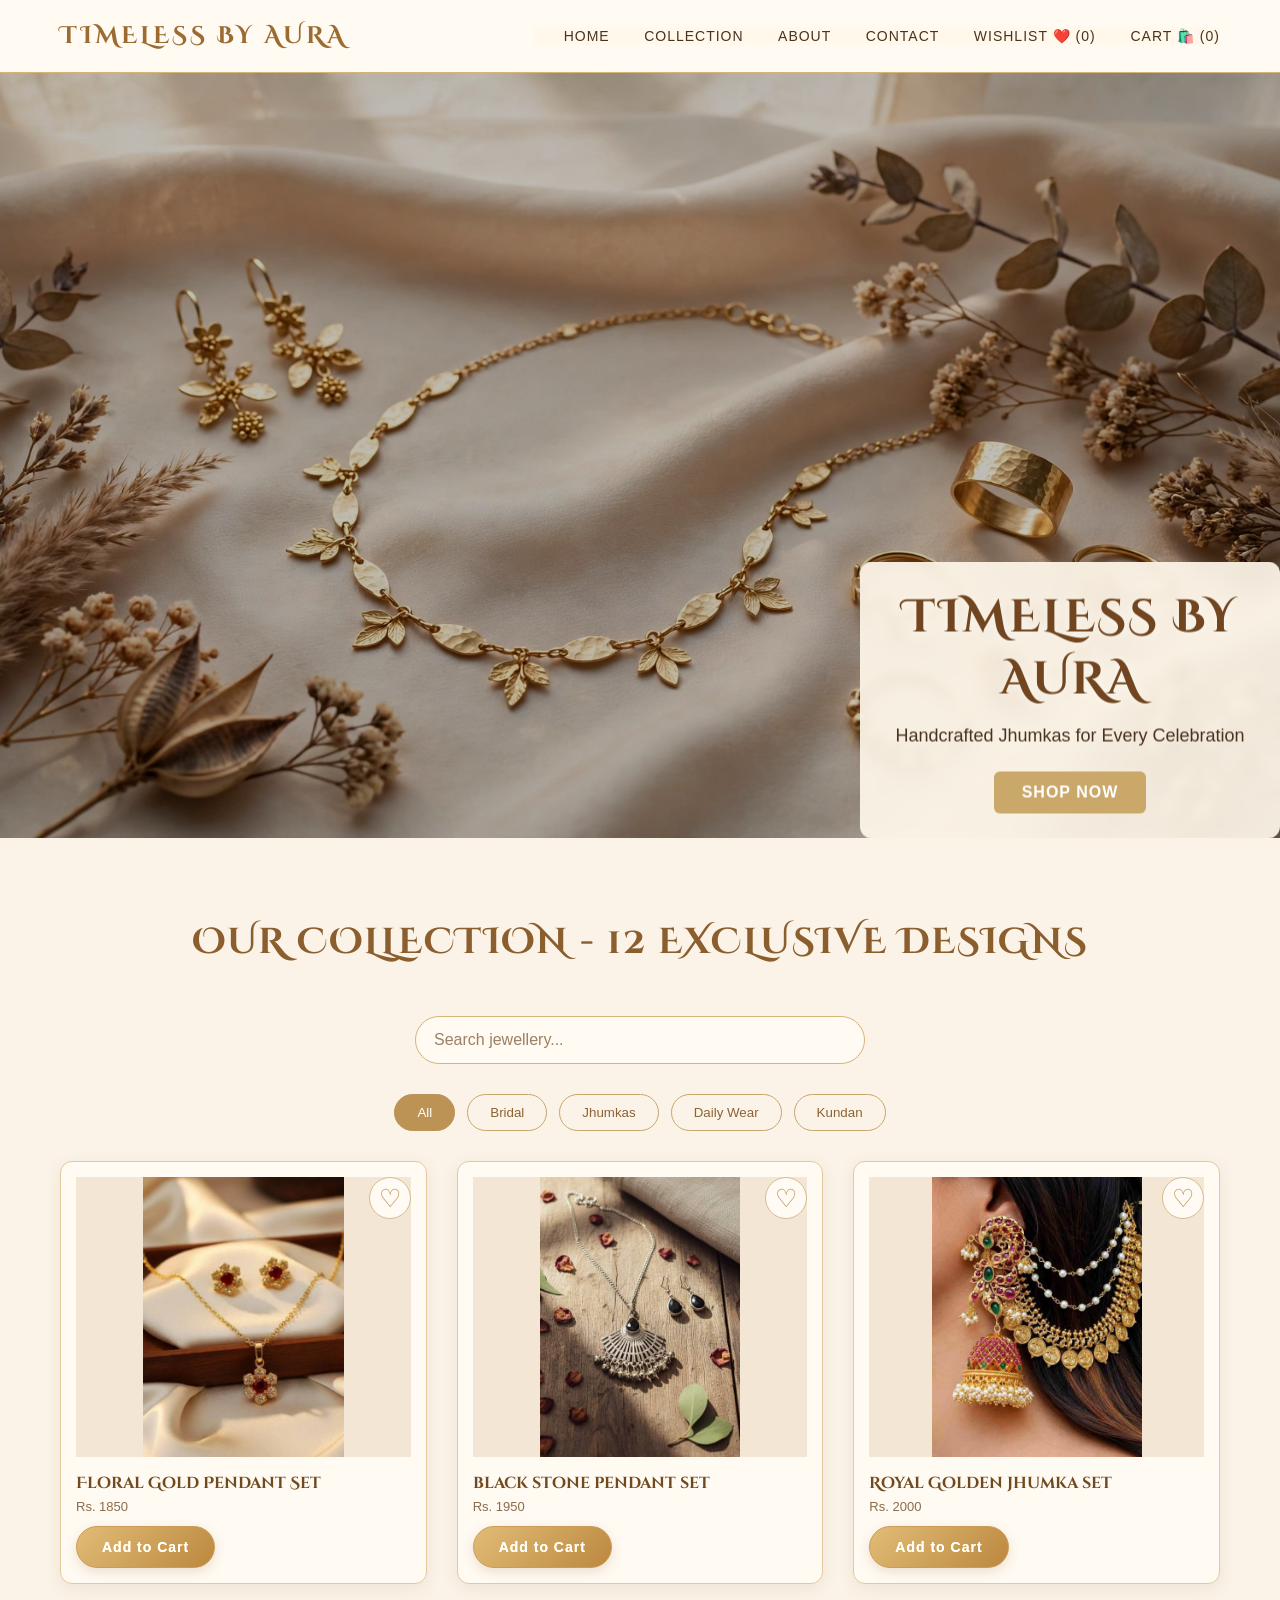
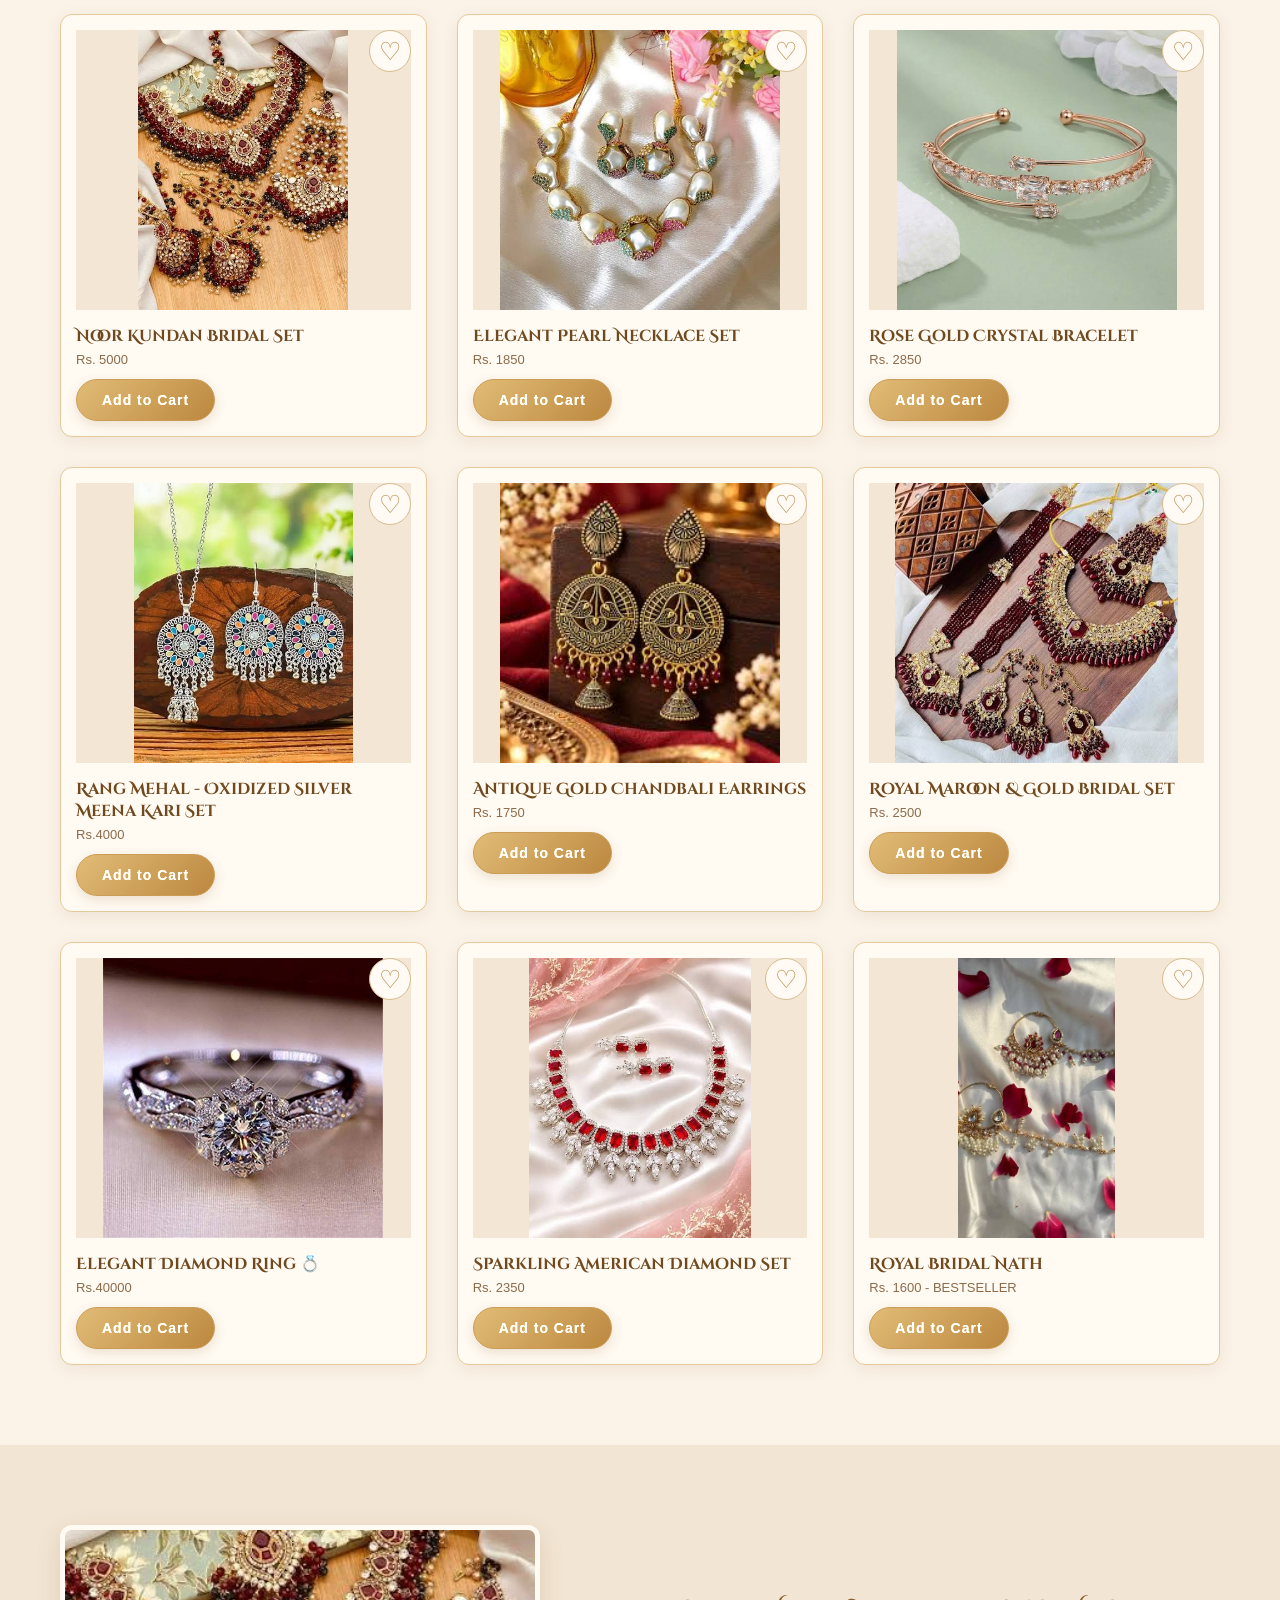
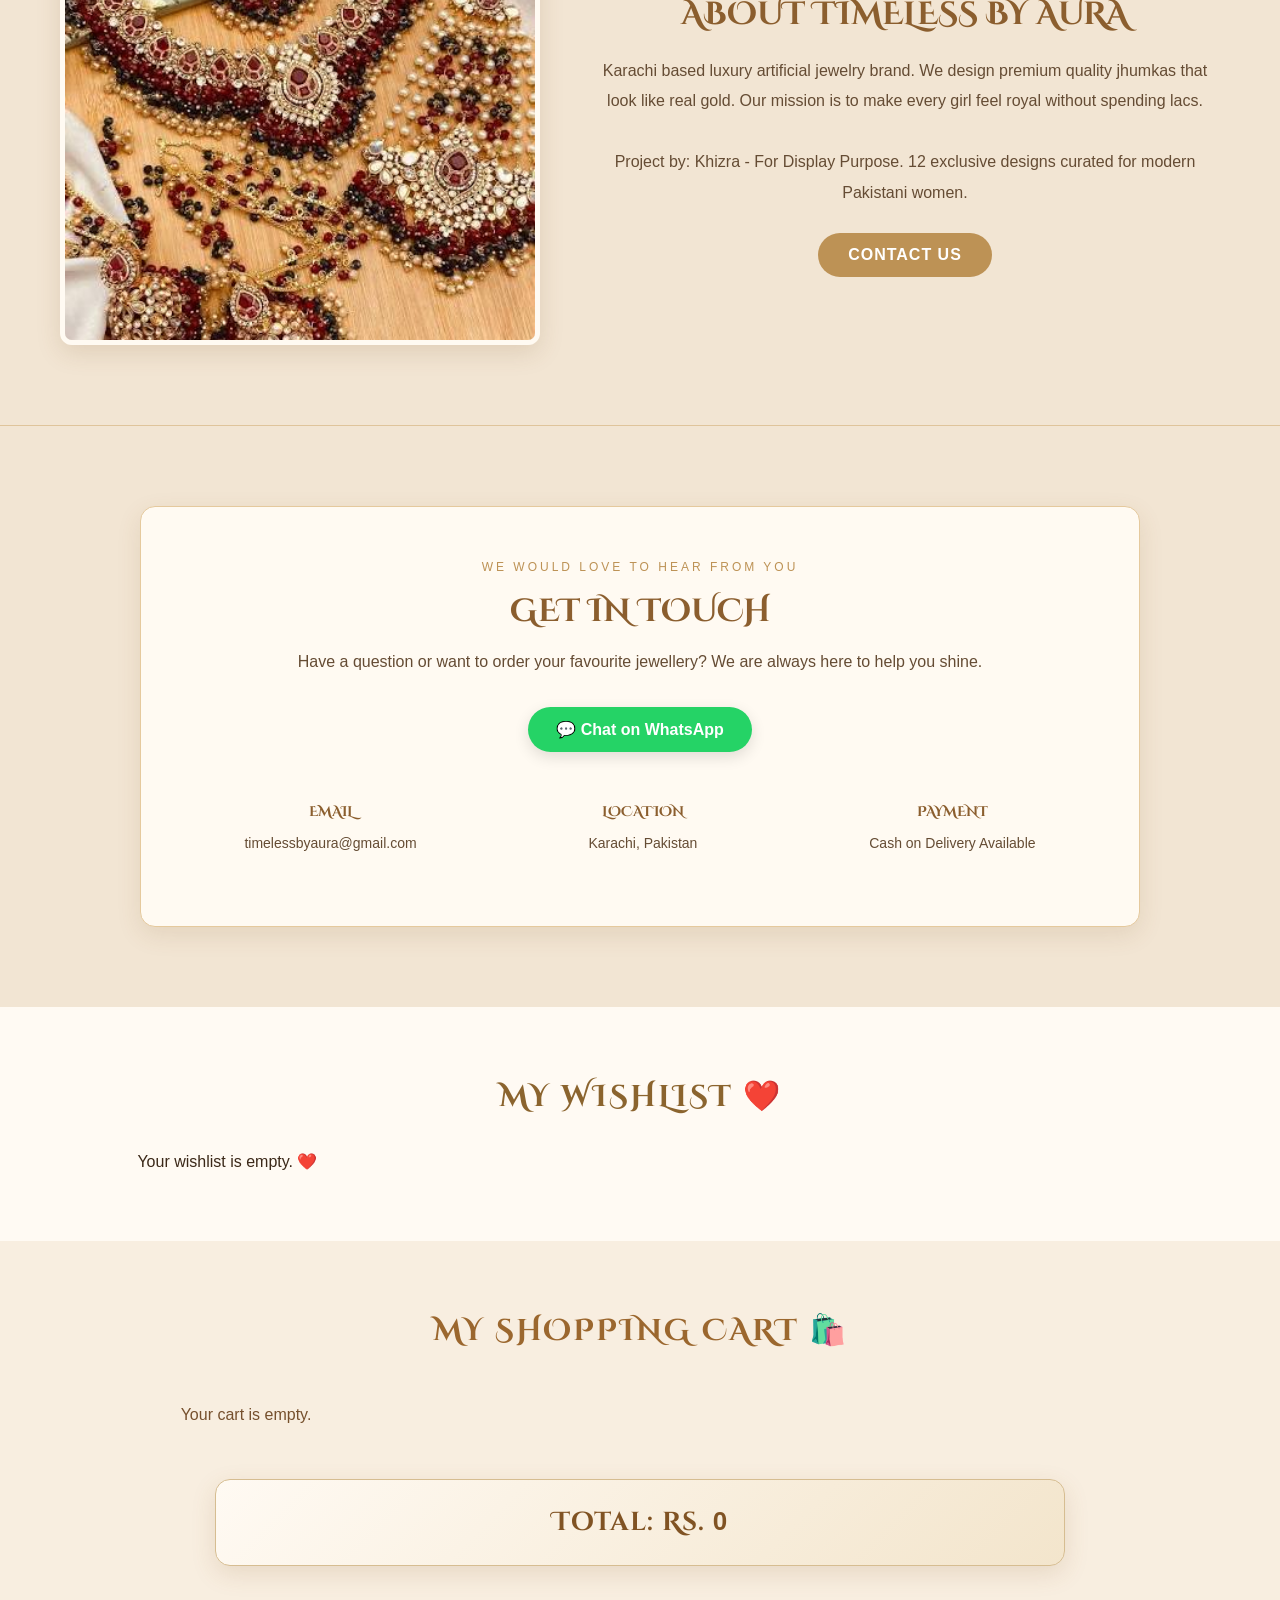
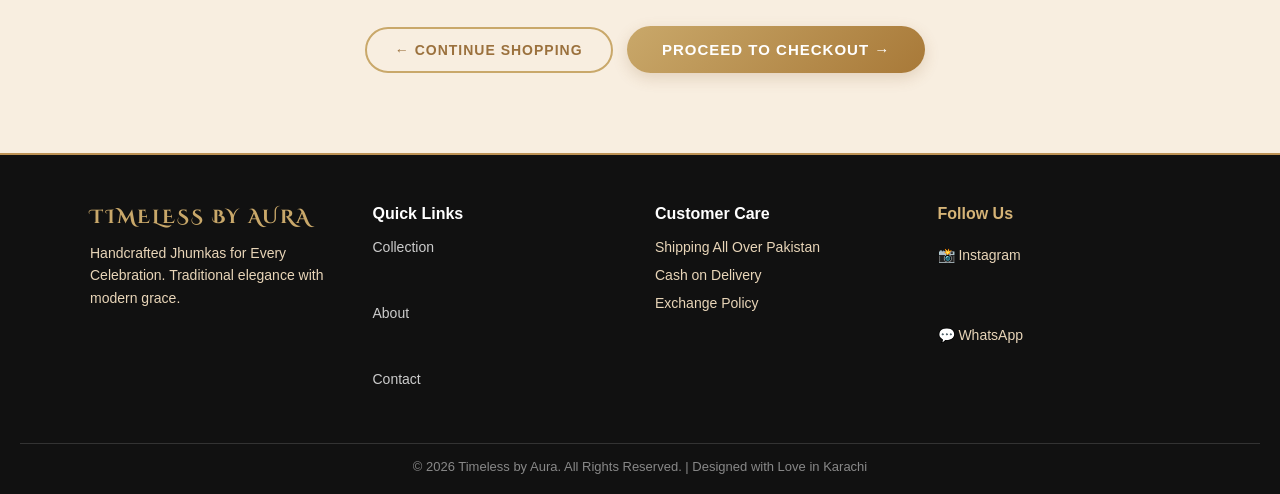
<file: index.html>
<!DOCTYPE html>
<html lang="en">
<head>
<meta charset="UTF-8">
<meta name="viewport" content="width=device-width, initial-scale=1.0">
<link rel="stylesheet" href="style.css">
    <link href="https://fonts.googleapis.com/css2?family=Cinzel+Decorative:wght@700&display=swap" rel="stylesheet">
    <style> .logo, h1, h2, h3, .section-title { font-family:'Cinzel Decorative','Algerian',serif !important; } </style>
</head>
<body>
<header>

    <div class="logo">TIMELESS BY AURA</div>

    <input type="checkbox" id="menu-toggle">

    <label for="menu-toggle" class="menu-icon">
        ☰
    </label>

    <nav>
        <a href="#">HOME</a>
        <a href="#collection">COLLECTION</a>
        <a href="#about">ABOUT</a>
        <a href="#contact">CONTACT</a>

        <a href="#wishlist">
            WISHLIST ❤️ (<span id="wishlist-count">0</span>)
        </a>

        <a href="#cart">
            CART 🛍️ (<span id="cart-count">0</span>)
        </a>
    </nav>

</header>

<section class="hero" style="position:relative; height:90vh; overflow:hidden;">
  <div class="slides">
    <img src="images/new-hero.png" class="slide active">
    <img src="images/slide1.png" class="slide">
    <img src="images/slid2.png" class="slide">
    <img src="images/slide3.png" class="slide">
    <img src="images/slide4.png" class="slide">

  </div>
  <div class="hero-content" style="position:absolute; top:50%; left:50%; transform:translate(-50%,-50%); text-align:center; color:#49311f; background:transparent; padding:30px; border-radius:12px; z-index:2;">
    <h1>TIMELESS BY AURA</h1>
    <p>Handcrafted Jhumkas for Every Celebration</p>
<a href="#collection" target="_self" class="btn" style="background:#c9a86a; color:white; padding:12px 28px; text-decoration:none; border-radius:6px;">SHOP NOW</a>
  </div>
</section>

<section id="collection" class="collection">
<h2>OUR COLLECTION - 12 EXCLUSIVE DESIGNS</h2>

<div class="product-search">
    <input
        type="text"
        id="productSearch"
        placeholder="Search jewellery..."
    >
</div>

<div class="category-filters">
    <button class="filter-btn active" data-filter="all">All</button>
    <button class="filter-btn" data-filter="bridal">Bridal</button>
    <button class="filter-btn" data-filter="jhumkas">Jhumkas</button>
    <button class="filter-btn" data-filter="daily">Daily Wear</button>
    <button class="filter-btn" data-filter="kundan">Kundan</button>
</div>
<div class="grid">
    <div class="card" data-category="Daily Wear">
    <a href="product1.html">
        <img src="images/img1.jpg" alt="">
    </a>

    <h3>Floral Gold Pendant Set</h3>
    <p>Rs. 1850</p>

    <button class="wishlist-btn" onclick="addToWishlist(this)">
        ♡
    </button>

    <button class="add-to-cart"
        data-name="Floral Gold Pendant Set"
        data-price="1850">
        Add to Cart
    </button>
</div>

<div class="card" data-category="daily"><a href="product2.html"><img src="images/img2.jpg" alt="Black Stone Pendant Set"></a><h3>black stone pendant set</h3><p>Rs. 1950</p><button class="wishlist-btn" onclick="addToWishlist(this)">
    ♡
</button><button class="add-to-cart"
            data-name="black stone pendant set"
            data-price="1950">
            Add to Cart
        </button>
</div>
<div class="card" data-category="Jhumkas"><a href="product3.html"><img src="images/img3.jpg" alt=""></a><h3>Royal Golden jhumka set</h3><p>Rs. 2000</p> <button class="wishlist-btn" onclick="addToWishlist(this)">
    ♡
</button><button class="add-to-cart"
            data-name="Royal Golden jhumka set"
            data-price="2000">
            Add to Cart
        </button></div>
<div class="card"data-category="Kundan"><a href="product4.html"><img src="images/img4.jpg" alt=""></a><h3>Noor Kundan Bridal Set</h3><p>Rs. 5000</p> <button class="wishlist-btn" onclick="addToWishlist(this)">
    ♡
</button> <button class="add-to-cart"
            data-name="Noor Kundan Bridal Set"
            data-price="5000">
            Add to Cart
        </button></div>
<div class="card"data-category="daily"><a href="product5.html"><img src="images/img5.jpg" alt=""></a><h3>Elegant Pearl Necklace Set</h3><p>Rs. 1850</p> <button class="wishlist-btn" onclick="addToWishlist(this)">
    ♡
</button><button class="add-to-cart"
            data-name="Elegant Pearl Necklace Set"
            data-price="1850">
    
            Add to Cart
        </button></div>
<div class="card"data-category="daily"><a href="product6.html"><img src="images/img6.jpg" alt=""></a><h3>Rose Gold Crystal Bracelet</h3><p>Rs. 2850</p><button class="wishlist-btn" onclick="addToWishlist(this)">
    ♡
</button> <button class="add-to-cart"
            data-name="Rose Gold Crystal Set"
            data-price="2850">
            Add to Cart
        </button></div>
<div class="card"data-category="Kundan"><a href="product7.html"><img src="images/img7.jpg" alt=""></a><h3>Rang Mehal - Oxidized Silver Meena Kari Set</h3><p>Rs.4000</p> <button class="wishlist-btn" onclick="addToWishlist(this)">
    ♡
</button><button class="add-to-cart"
            data-name="Rang Mehal - Oxidized Silver Meena Kari Set"
            data-price="4000">
            Add to Cart
        </button></div>
<div class="card"data-category="Jhumkas"><a href="product8.html"><img src="images/img8.jpg" alt=""></a><h3>Antique Gold Chandbali Earrings</h3><p>Rs. 1750</p> 
    <button class="wishlist-btn" onclick="addToWishlist(this)">
    ♡
</button>
 <button class="add-to-cart"
            data-name="Antique Gold Chandbali Earrings"
            data-price="1750">
            Add to Cart
        </button></div>
<div class="card" data-category="bridal"><a href="product9.html"><img src="images/img9.jpg" alt=""></a><h3>Royal Maroon & Gold Bridal Set</h3><p>Rs. 2500</p> <button class="wishlist-btn" onclick="addToWishlist(this)">
    ♡
</button> <button class="add-to-cart"
            data-name="Royal Maroon & Gold Bridal Set"
            data-price="2500">
            Add to Cart
        </button></div>
<div class="card"data-category="daily"><a href="product10.html"><img src="images/img10.jpg" alt=""></a><h3>Elegant Diamond Ring 💍</h3><p>Rs.40000</p><button class="wishlist-btn" onclick="addToWishlist(this)">
    ♡
</button> <button class="add-to-cart"
            data-name="Elegant Diamond Ring"
            data-price="40000">
            Add to Cart
        </button></div>
<div class="card"data-category="Bridal"><a href="product11.html"><img src="images/img11.jpg" alt=""></a><h3>Sparkling American Diamond Set</a></h3><p>Rs. 2350</p><button class="wishlist-btn" onclick="addToWishlist(this)">
    ♡
</button> <button class="add-to-cart"
            data-name="Sparkling American Diamond Set"
            data-price="2350">
            Add to Cart
        </button></div>
<div class="card"data-category="Bridal"><a href="product12.html"><img src="images/img12.jpg" alt=""></a><h3>Royal Bridal Nath</h3><p>Rs. 1600 - BESTSELLER</p> <button class="wishlist-btn" onclick="addToWishlist(this)">
    ♡
</button><button class="add-to-cart"
            data-name="Royal Bridal Nath"
            data-price="1600">
            Add to Cart
        </button></div>
</div>
</section>

<section id="about" class="about">

    <img src="images/img4.jpg" alt="Timeless by Aura Jewellery">

    <div class="about-text">

        <h2>ABOUT TIMELESS BY AURA</h2>

        <p>
            Karachi based luxury artificial jewelry brand.
            We design premium quality jhumkas that look like real gold.
            Our mission is to make every girl feel royal without spending lacs.
            <br><br>
            Project by: Khizra - For Display Purpose.
            12 exclusive designs curated for modern Pakistani women.
        </p>

        <a href="#contact" class="btn">CONTACT US</a>

    </div>

</section>


    
<section id="contact" class="contact">

    <div class="contact-card">

        <span class="contact-subtitle">WE WOULD LOVE TO HEAR FROM YOU</span>

        <h2>GET IN TOUCH</h2>

        <p class="contact-description">
            Have a question or want to order your favourite jewellery?
            We are always here to help you shine.
        </p>

        <a href="https://wa.me/92XXXXXXXXXX?text=Salam%20Timeless%20By%20Aura"
           target="_blank" class="whatsapp-btn">
            💬 Chat on WhatsApp
        </a>

        <div class="contact-details">

            <div class="contact-item">
                <h3>EMAIL</h3>
                <p>timelessbyaura@gmail.com</p>
            </div>

            <div class="contact-item">
                <h3>LOCATION</h3>
                <p>Karachi, Pakistan</p>
            </div>

            <div class="contact-item">
                <h3>PAYMENT</h3>
                <p>Cash on Delivery Available</p>
            </div>

        </div>

    </div>

</section>
<section id="wishlist" class="wishlist-section">

    <h2>MY WISHLIST ❤️</h2>

    <div id="wishlist-items">
        <p>Your favourite jewellery will appear here.</p>
    </div>

</section>

<section id="cart" class="cart-section">
    <h2>MY SHOPPING CART 🛍️</h2>

    <div id="cart-items">
        <p>Your cart is empty.</p>
    </div>

    <h3>Total: Rs. <span id="cart-total">0</span></h3>

    <button class="continue-shopping-btn" onclick="window.location.href='#collection'">
    ← CONTINUE SHOPPING
</button>

    <button class="checkout-btn" onclick="goToCheckout()">
    PROCEED TO CHECKOUT →
</button>
</section>

<footer style="background:#111; color:#ccc; padding:50px 20px 20px 20px; margin-top:0;">

<div class="footer-grid" style="max-width:1100px; margin:auto; display:grid; grid-template-columns: repeat(4, 1fr); gap:30px;">

    <div>
      <h3 style="color:#c9a86a; letter-spacing:2px; margin:0;">TIMELESS BY AURA</h3>
      <p style="font-size:14px; line-height:1.6; margin-top:12px;">Handcrafted Jhumkas for Every Celebration. Traditional elegance with modern grace.</p>
    </div>
    <div>
      <h4 style="color:#fff; margin:0;">Quick Links</h4>
      <p style="line-height:2; margin-top:10px;"><a href="#collection" style="color:#ccc; text-decoration:none;">Collection</a><br><a href="#about" style="color:#ccc; text-decoration:none;">About</a><br><a href="#contact" style="color:#ccc; text-decoration:none;">Contact</a></p>
    </div>
    <div>
      <h4 style="color:#fff; margin:0;">Customer Care</h4>
      <p style="font-size:14px; line-height:2; margin-top:10px;">Shipping All Over Pakistan<br>Cash on Delivery<br>Exchange Policy</p>
    </div>
    
<div>
    <h4 style="color:#d6b477; margin:0;">Follow Us</h4>

    <p style="font-size:14px; margin-top:15px; line-height:2.5;">

        <a href="https://www.instagram.com/timeless_by_aura/"
           target="_blank"
           style="color:#e8d5b8; text-decoration:none;">
           📸 Instagram
        </a>

        <br>

        <a href="https://wa.me/?text=Salam%21%20Mujhy%20Timeless%20By%20Aura%20se%20order%20karna%20hai"
           target="_blank"
           style="color:#e8d5b8; text-decoration:none;">
           💬 WhatsApp
        </a>

    </p>
</div>

</div>
  <div style="border-top:1px solid #333; margin-top:40px; padding-top:15px; text-align:center; font-size:13px; color:#888;">
    © 2026 Timeless by Aura. All Rights Reserved. | Designed with Love in Karachi
  </div>
</footer>
<script>
let slides = document.querySelectorAll('.slide');
let current = 0;
setInterval(() => {
  slides[current].classList.remove('active');
  current = (current + 1) % slides.length;
  slides[current].classList.add('active');
}, 3000);
</script>

<script>
const searchInput = document.getElementById("productSearch");
const searchProductCards = document.querySelectorAll(".collection .card");

if (searchInput) {
    searchInput.addEventListener("input", function () {
        const searchText = this.value.toLowerCase().trim();

        searchProductCards.forEach(function (card) {
            const productName = card.textContent.toLowerCase();

            card.style.display = productName.includes(searchText)
                ? ""
                : "none";
        });
    });
}
</script>
<div id="cart-overlay" class="cart-overlay" onclick="closeCartPopup()">
    <div id="cart-popup" class="cart-popup" onclick="event.stopPropagation()">
        <div class="popup-icon">✓</div>
        <h3>Added Successfully!</h3>
        <p>Your jewellery has been added to your shopping bag.</p>
        <button onclick="closeCartPopup()">CONTINUE SHOPPING</button>
    </div>
</div>

<script src="script.js"></script>
</body>
</html>
</file>
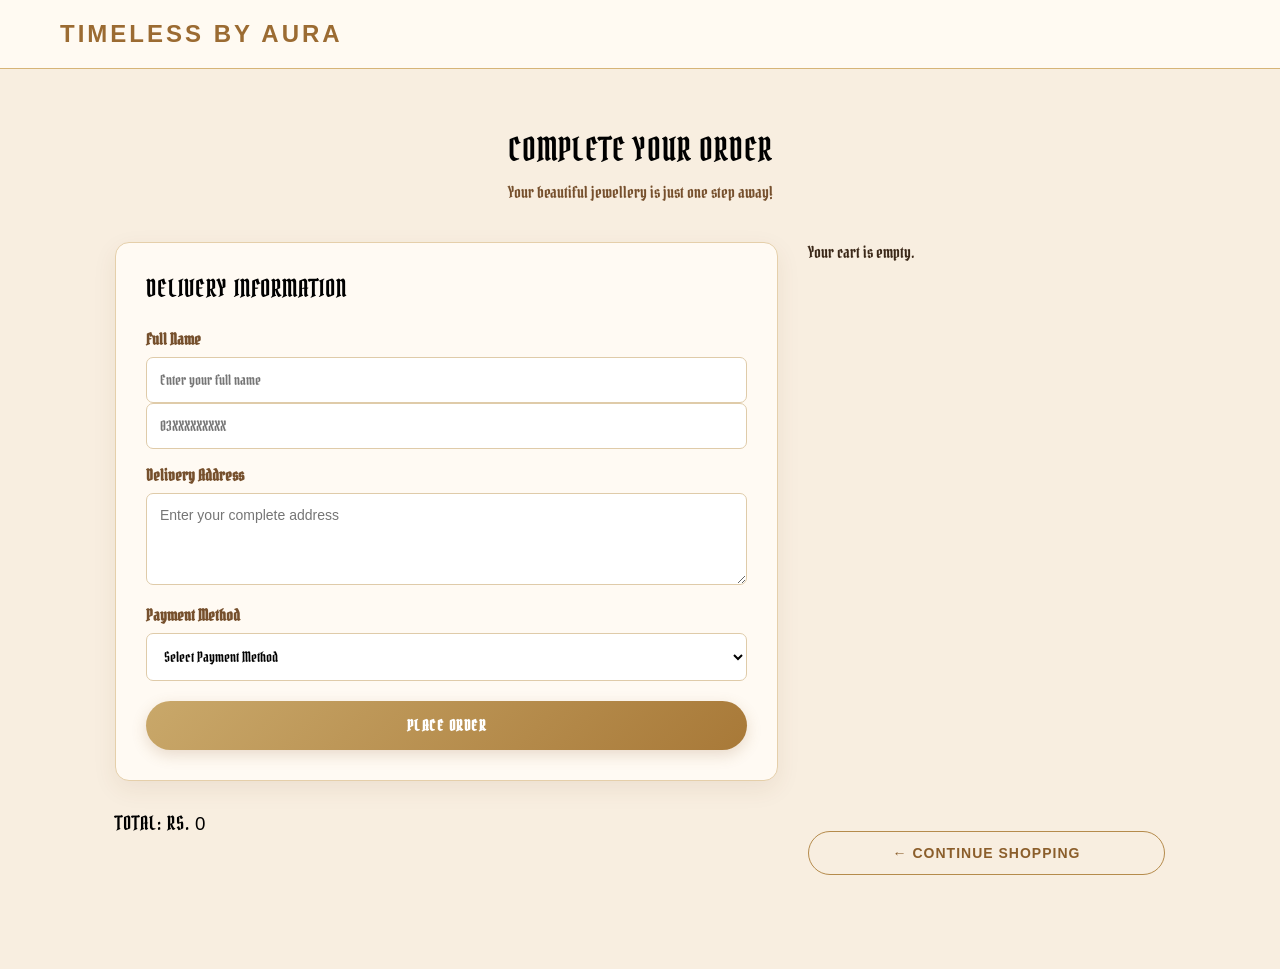
<file: checkout.html>
<!DOCTYPE html>
<html lang="en">
<head>
    <meta charset="UTF-8">
    <meta name="viewport" content="width=device-width, initial-scale=1.0">
    <title>Checkout | Timeless by Aura</title>
    <link rel="stylesheet" href="style.css">
    <link href="https://fonts.googleapis.com/css2?family=Pirata+One&display=swap" rel="stylesheet">
<style>
  h1, h2, h3 {
    font-family: 'Algerian', 'Pirata One', cursive !important;
    color: #000000 !important;
    letter-spacing: 1px !important;
    text-transform: uppercase !important;
    font-weight: 400 !important;
  }
  p, label, input, select, button {
    font-family: 'Algerian', 'Pirata One', cursive !important;
  }
</style>
</head>
<body>

<header>
    <div class="logo">TIMELESS BY AURA</div>
</header>

<section class="checkout-section">

    <h1>COMPLETE YOUR ORDER</h1>
    <p class="checkout-subtitle">Your beautiful jewellery is just one step away!</p>

    <div class="checkout-container">

        <div class="checkout-form">
            <h2>Delivery Information</h2>

            <form id="checkoutForm">

                <label>Full Name</label>
                <input type="text" id="customerName"
                    placeholder="Enter your full name" required>

                <input type="tel" id="customerPhone"
    placeholder="03XXXXXXXXX"
    pattern="03[0-9]{9}"
    maxlength="11"
    title="Please enter a valid 11-digit Pakistani mobile number"
    required>

                <label>Delivery Address</label>
                <textarea id="customerAddress"
                    placeholder="Enter your complete address"
                    rows="4" required></textarea>

                <label>Payment Method</label>
                <select id="paymentMethod" required>
                    <option value="">Select Payment Method</option>
                    <option value="Cash on Delivery">Cash on Delivery</option>
                    <option value="Bank Transfer">Bank Transfer</option>
                </select>

                <button type="submit" class="place-order-btn">
                    PLACE ORDER
                </button>

            </form>
        </div>

            <div id="checkout-items">
    Your products will appear here.
</div>

            <h3>Total: Rs. <span id="checkout-total">0</span></h3>
            <a href="index.html#collection" class="continue-shopping">
    ← CONTINUE SHOPPING
</a>
        </div>

    </div>

</section>
<script>
let cart = JSON.parse(localStorage.getItem("timelessCart")) || [];

let checkoutItems = document.getElementById("checkout-items");
let checkoutTotal = document.getElementById("checkout-total");

let total = 0;

checkoutItems.innerHTML = "";

if (cart.length === 0) {
    checkoutItems.innerHTML = "<p>Your cart is empty.</p>";
} else {
    cart.forEach(item => {
        let itemTotal = item.price * item.quantity;
        total += itemTotal;

        checkoutItems.innerHTML += `
            <div class="checkout-item">
                <h3>${item.name}</h3>
                <p>Price: Rs. ${item.price.toLocaleString("en-PK")}</p>
                <p>Quantity: ${item.quantity}</p>
                <p>Subtotal: Rs. ${itemTotal.toLocaleString("en-PK")}</p>
            </div>
        `;
    });
}

checkoutTotal.innerText = total.toLocaleString("en-PK");
document.getElementById("checkoutForm").addEventListener("submit", function(e) {
    e.preventDefault();

    let name = document.getElementById("customerName").value;
    let phone = document.getElementById("customerPhone").value;
    let address = document.getElementById("customerAddress").value;
    let payment = document.getElementById("paymentMethod").value;


    

    let message = "Hello! I want to place an order from Timeless by Aura.%0A%0A";
    message += "Customer Name: " + name + "%0A";
    message += "Phone: " + phone + "%0A";
    message += "Address: " + address + "%0A";
    message += "Payment: " + payment + "%0A%0A";

    message += "Order Details:%0A";

    cart.forEach(item => {
        message += item.name + " - Rs. " + item.price + " x " + item.quantity + "%0A";
    });

    message += "%0ATotal: Rs. " + total;

    let whatsappNumber = "9231123412242";
    if (cart.length === 0) {
    alert("Your cart is empty! Please add products first.");
    window.location.href = "index.html";
    return;
}

    window.open("https://wa.me/" + whatsappNumber + "?text=" + message, "_blank");
    window.location.href = "order-confirmation.html";
});
</script>
</body>
</html>
</file>
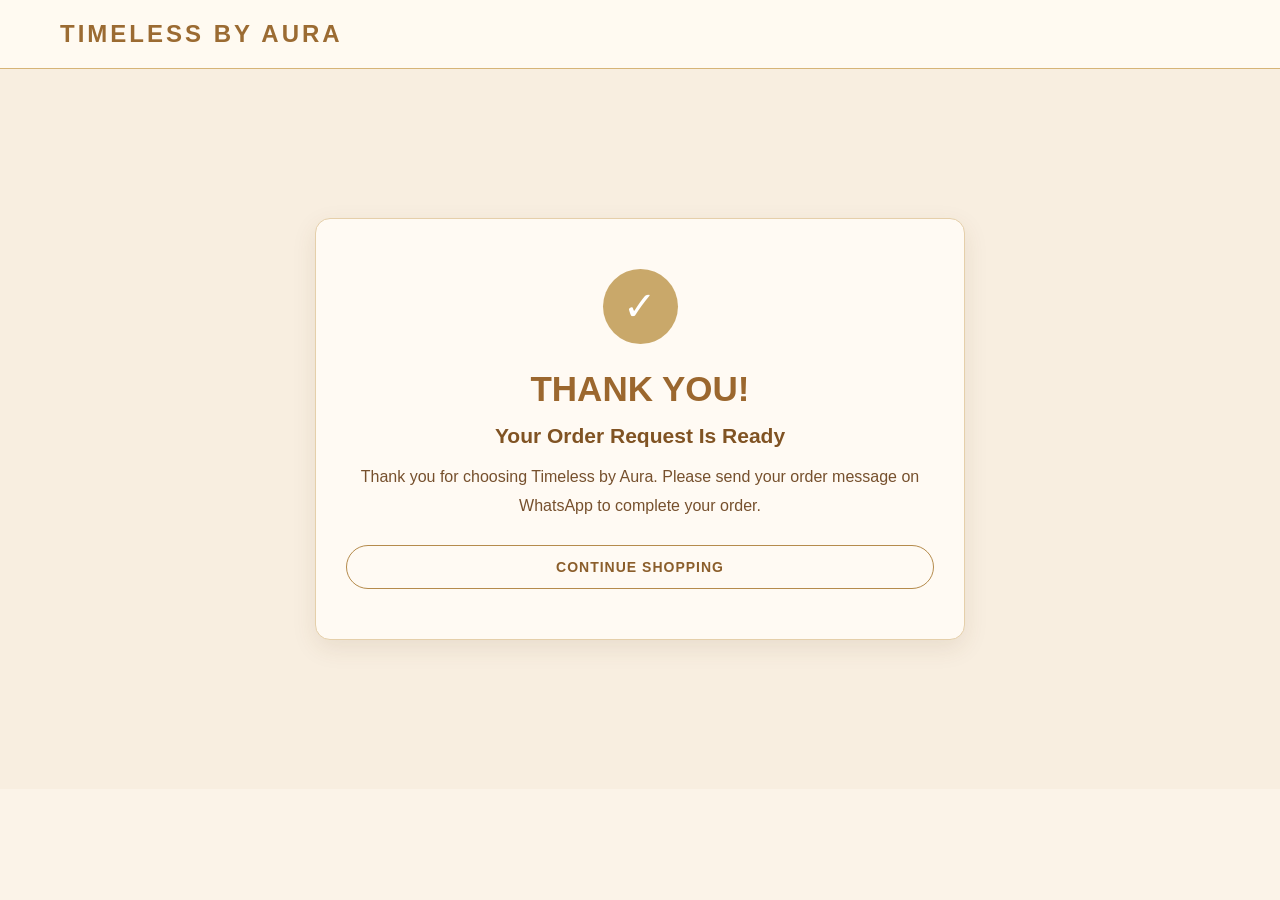
<file: order-confirmation.html>
<!DOCTYPE html>
<html lang="en">
<head>
    <meta charset="UTF-8">
    <meta name="viewport" content="width=device-width, initial-scale=1.0">
    <title>Thank You | Timeless by Aura</title>
    <link rel="stylesheet" href="style.css">
</head>
<body>

<header>
    <div class="logo">TIMELESS BY AURA</div>
</header>

<section class="confirmation-section">

    <div class="confirmation-card">

        <div class="success-icon">✓</div>

        <h1>THANK YOU!</h1>

        <h2>Your Order Request Is Ready</h2>

        <p>
            Thank you for choosing Timeless by Aura.
            Please send your order message on WhatsApp
            to complete your order.
        </p>

        <a href="index.html" class="continue-shopping">
            CONTINUE SHOPPING
        </a>

    </div>

</section>

</body>
</html>
</file>
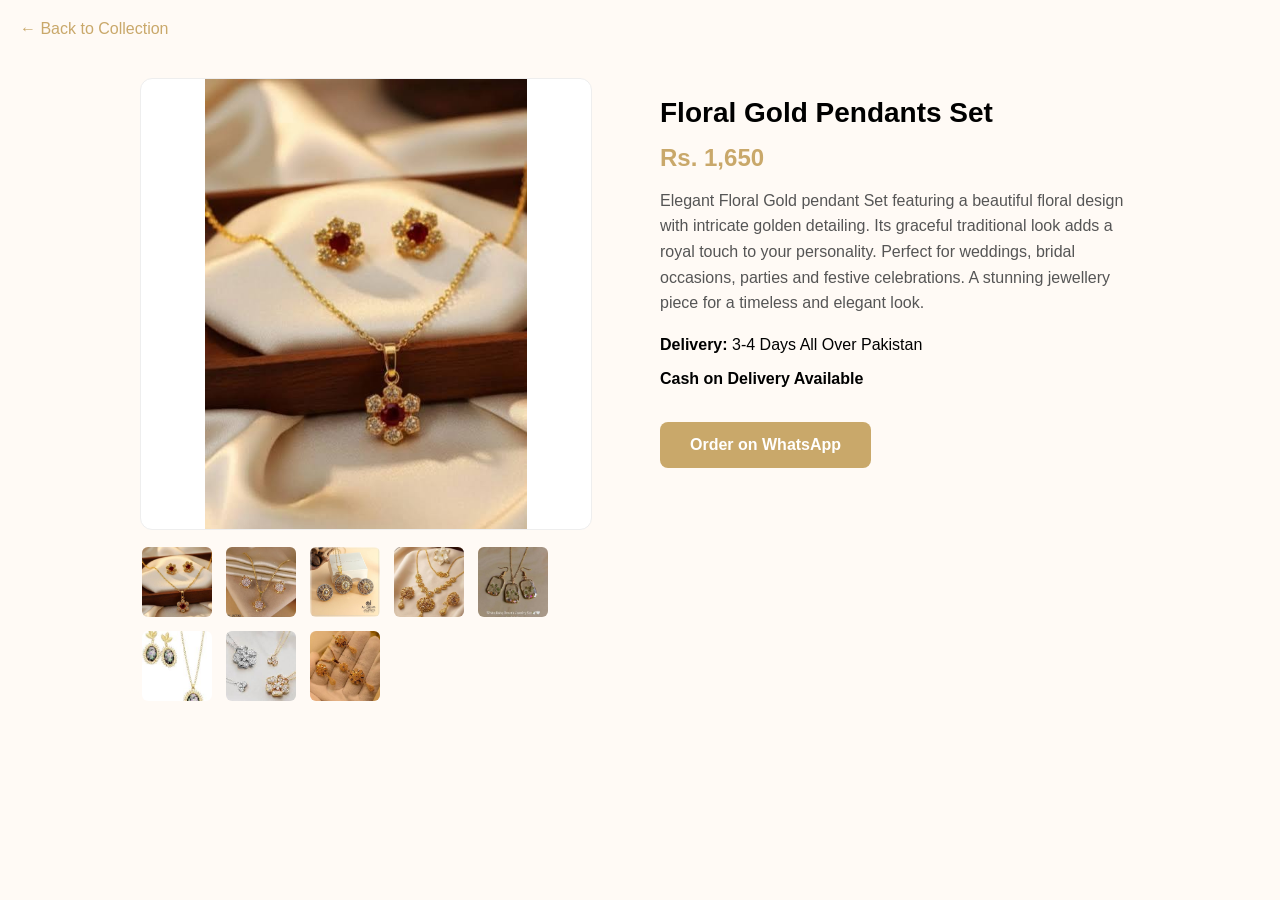
<file: product1.html>
<!DOCTYPE html>
<html lang="en">
<head>
    <meta charset="UTF-8">
    <meta name="viewport" content="width=device-width, initial-scale=1.0">
    <title>Floral Gold Pendant Set - Timeless By Aura</title>
    <style>
        body { font-family: 'Poppins', sans-serif; margin:0; background: #fffaf5; }
        a.back { display: block; margin: 20px; color: #c9a86a; text-decoration: none; }
        .container { max-width: 1000px; margin: 20px auto; display: flex; gap: 40px; padding: 20px; flex-wrap: wrap; }
        .left { flex: 1; min-width: 300px; }
        .left #mainImg {
    width: 100%;
    max-width: 450px;
    height: 450px;
    object-fit: contain;
    background: #fff;
    border-radius: 12px;
    border: 1px solid #eee;
    display: block;
}
        .left #mainImg { width: 100%; max-width: 450px; border-radius: 12px; border: 1px solid #eee; }
        .thumbs { display: flex; gap: 10px; flex-wrap: wrap; margin-top: 15px; }
        .thumbs img { width: 70px; height: 70px; object-fit: cover; border-radius: 8px; cursor: pointer; border: 2px solid transparent; }
        .thumbs img:hover { border-color: #c9a86a; }
        .right { flex: 1; min-width: 300px; }
        .right h1 { font-size: 28px; margin-bottom: 10px; }
        .price { color: #c9a86a; font-size: 24px; font-weight: bold; margin: 15px 0; }
        .desc { color: #555; line-height: 1.6; margin-bottom: 20px; }
        .btn { background: #c9a86a; color: white; padding: 14px 30px; text-decoration: none; border-radius: 8px; display: inline-block; font-weight: bold; }
        .btn:hover { background: #b8965a; }
    </style>
</head>
<body>

<a href="index.html" class="back">← Back to Collection</a>

<div class="container">
    <div class="left">
        <!-- Bari image -->
        <img id="mainImg" src="images/img1.jpg" alt="Black Stone Pendant Set">
        
        <!-- Choti 8 images -->
        <div class="thumbs">
            <img src="images/img1.jpg" onclick="document.getElementById('mainImg').src=this.src">
            <img src="images/locket2.jpg" onclick="document.getElementById('mainImg').src=this.src">
            <img src="images/locket3.jpg" onclick="document.getElementById('mainImg').src=this.src">
            <img src="images/locket4.jpg" onclick="document.getElementById('mainImg').src=this.src">
            <img src="images/locket5.jpg" onclick="document.getElementById('mainImg').src=this.src">
            <img src="images/locket6.jpg" onclick="document.getElementById('mainImg').src=this.src">
            <img src="images/locket7.jpg" onclick="document.getElementById('mainImg').src=this.src">
            <img src="images/locket8.jpg" onclick="document.getElementById('mainImg').src=this.src">
        </div>
    </div>

    <div class="right">
        <h1>Floral Gold Pendants Set</h1>
        <div class="price">Rs. 1,650</div>
        <p class="desc">
            Elegant Floral Gold pendant Set featuring a beautiful floral design with intricate golden detailing. Its graceful traditional look adds a royal touch to your personality. Perfect for weddings, bridal occasions, parties and festive celebrations. A stunning jewellery piece for a timeless and elegant look.
        </p>
        <p><b>Delivery:</b> 3-4 Days All Over Pakistan</p>
        <p><b>Cash on Delivery Available</b></p>
        <br>
        
<a href="https://wa.me/?text=Salam%21%20Mujhy%20Floral%20Gold%20Pendant%20Set%20chahiye"
   class="btn"
   target="_blank"
   rel="noopener">
    Order on WhatsApp
</a>

    </div>
</div>

</body>
</html>
</file>
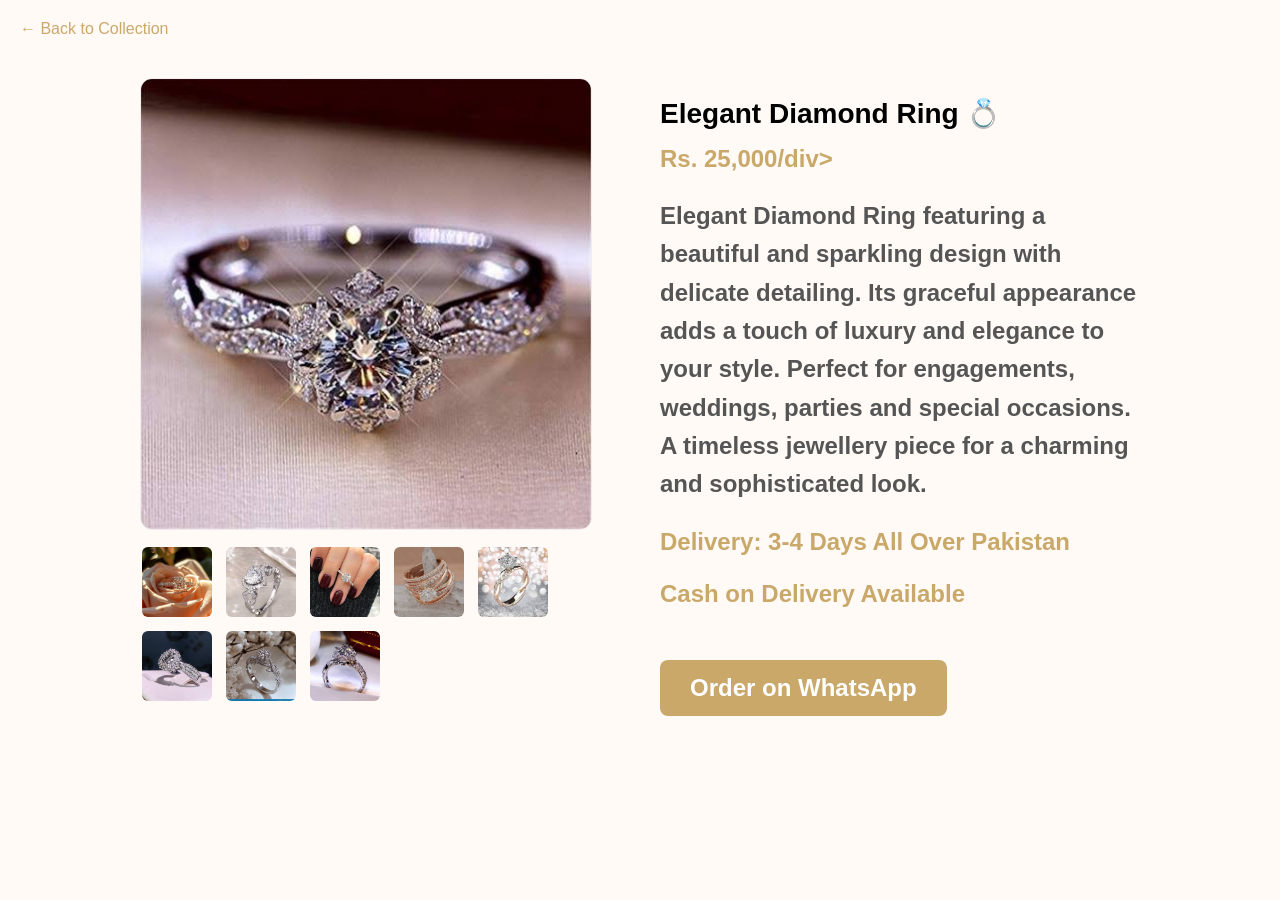
<file: product10.html>
<!DOCTYPE html>
<html lang="en">
<head>
    <meta charset="UTF-8">
    <meta name="viewport" content="width=device-width, initial-scale=1.0">
    <title>Elegant Diamond Ring 💍 - Timeless By Aura</title>
    <style>
        body { font-family: 'Poppins', sans-serif; margin:0; background: #fffaf5; }
        a.back { display: block; margin: 20px; color: #c9a86a; text-decoration: none; }
        .container { max-width: 1000px; margin: 20px auto; display: flex; gap: 40px; padding: 20px; flex-wrap: wrap; }
        .left { flex: 1; min-width: 300px; }
        .left #mainImg {
    width: 100%;
    max-width: 450px;
    height: 450px;
    object-fit: contain;
    background: #fff;
    border-radius: 12px;
    border: 1px solid #eee;
    display: block;
}
        .left #mainImg { width: 100%; max-width: 450px; border-radius: 12px; border: 1px solid #eee; }
        .thumbs { display: flex; gap: 10px; flex-wrap: wrap; margin-top: 15px; }
        .thumbs img { width: 70px; height: 70px; object-fit: cover; border-radius: 8px; cursor: pointer; border: 2px solid transparent; }
        .thumbs img:hover { border-color: #c9a86a; }
        .right { flex: 1; min-width: 300px; }
        .right h1 { font-size: 28px; margin-bottom: 10px; }
        .price { color: #c9a86a; font-size: 24px; font-weight: bold; margin: 15px 0; }
        .desc { color: #555; line-height: 1.6; margin-bottom: 20px; }
        .btn { background: #c9a86a; color: white; padding: 14px 30px; text-decoration: none; border-radius: 8px; display: inline-block; font-weight: bold; }
        .btn:hover { background: #b8965a; }
    </style>
</head>
<body>

<a href="index.html" class="back">← Back to Collection</a>

<div class="container">
    <div class="left">
        <!-- Bari image -->
        <img id="mainImg" src="images/img10.jpg" alt="Black Stone Pendant Set">
        
        <!-- Choti 8 images -->
        <div class="thumbs">
            <img src="images/ring1.jpg" onclick="document.getElementById('mainImg').src=this.src">
            <img src="images/ring2.jpg" onclick="document.getElementById('mainImg').src=this.src">
            <img src="images/ring3.jpg" onclick="document.getElementById('mainImg').src=this.src">
            <img src="images/ring4.jpg" onclick="document.getElementById('mainImg').src=this.src">
            <img src="images/ring5.jpg" onclick="document.getElementById('mainImg').src=this.src">
            <img src="images/ring6.jpg" onclick="document.getElementById('mainImg').src=this.src">
            <img src="images/ring7.jpg" onclick="document.getElementById('mainImg').src=this.src">
            <img src="images/ring8.jpg" onclick="document.getElementById('mainImg').src=this.src">
        </div>
    </div>

    <div class="right">
        <h1>Elegant Diamond Ring 💍</h1>
        <div class="price">Rs. 25,000/div>
        <p class="desc">
            Elegant Diamond Ring featuring a beautiful and sparkling design with delicate detailing. Its graceful appearance adds a touch of luxury and elegance to your style. Perfect for engagements, weddings, parties and special occasions. A timeless jewellery piece for a charming and sophisticated look.
        </p>
        <p><b>Delivery:</b> 3-4 Days All Over Pakistan</p>
        <p><b>Cash on Delivery Available</b></p>
        <br>
        <a href="https://wa.me/?text=Salam! Mujhy Elegant Diamond Ring 💍 chahiye" class="btn" target="_blank">Order on WhatsApp</a>
    </div>
</div>

</body>
</html>
</file>
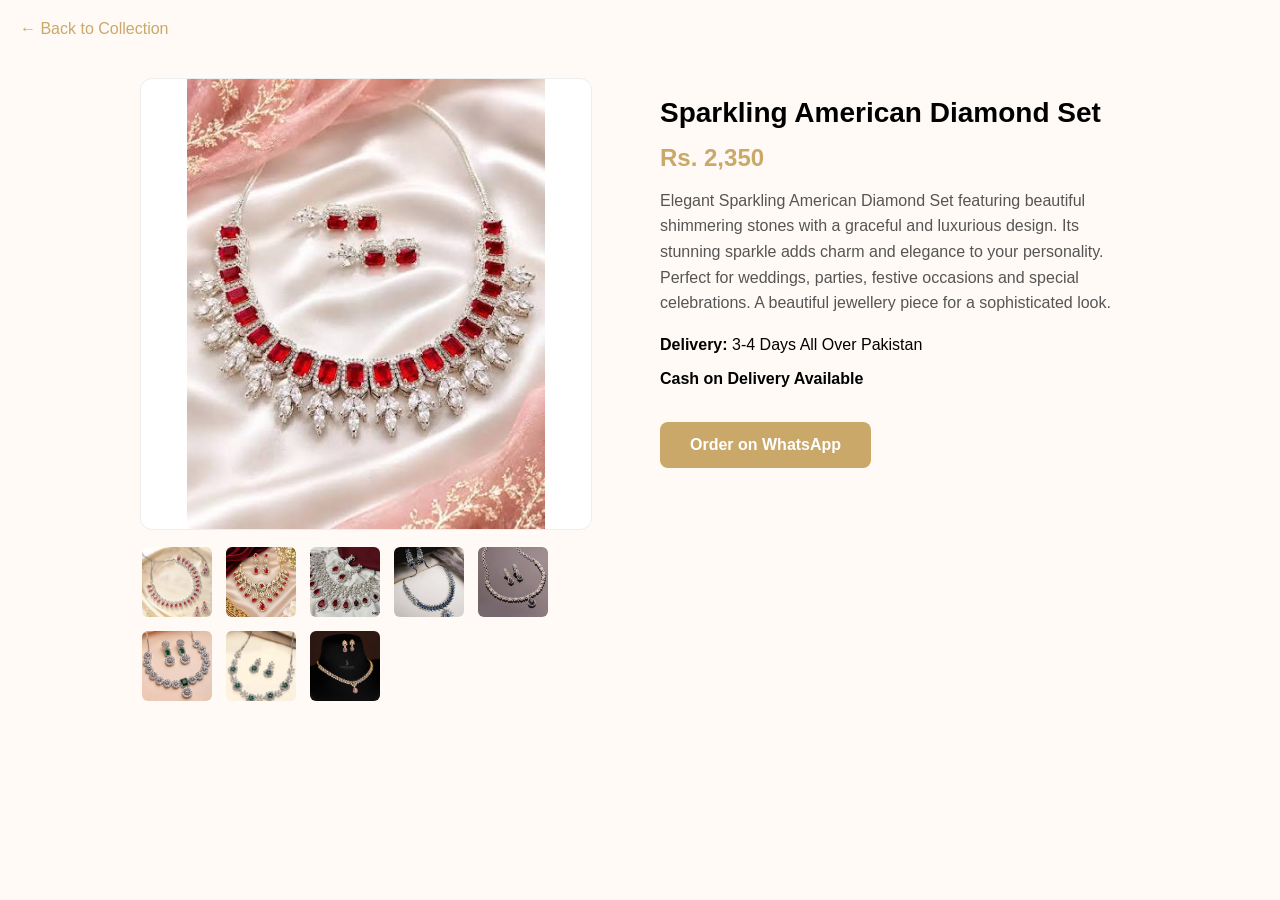
<file: product11.html>
<!DOCTYPE html>
<html lang="en">
<head>
    <meta charset="UTF-8">
    <meta name="viewport" content="width=device-width, initial-scale=1.0">
    <title>Royal Sparkling American Diamond Set - Timeless By Aura</title>
    <style>
        body { font-family: 'Poppins', sans-serif; margin:0; background: #fffaf5; }
        a.back { display: block; margin: 20px; color: #c9a86a; text-decoration: none; }
        .container { max-width: 1000px; margin: 20px auto; display: flex; gap: 40px; padding: 20px; flex-wrap: wrap; }
        .left { flex: 1; min-width: 300px; }
        .left #mainImg {
    width: 100%;
    max-width: 450px;
    height: 450px;
    object-fit: contain;
    background: #fff;
    border-radius: 12px;
    border: 1px solid #eee;
    display: block;
}
        .left #mainImg { width: 100%; max-width: 450px; border-radius: 12px; border: 1px solid #eee; }
        .thumbs { display: flex; gap: 10px; flex-wrap: wrap; margin-top: 15px; }
        .thumbs img { width: 70px; height: 70px; object-fit: cover; border-radius: 8px; cursor: pointer; border: 2px solid transparent; }
        .thumbs img:hover { border-color: #c9a86a; }
        .right { flex: 1; min-width: 300px; }
        .right h1 { font-size: 28px; margin-bottom: 10px; }
        .price { color: #c9a86a; font-size: 24px; font-weight: bold; margin: 15px 0; }
        .desc { color: #555; line-height: 1.6; margin-bottom: 20px; }
        .btn { background: #c9a86a; color: white; padding: 14px 30px; text-decoration: none; border-radius: 8px; display: inline-block; font-weight: bold; }
        .btn:hover { background: #b8965a; }
    </style>
</head>
<body>

<a href="index.html" class="back">← Back to Collection</a>

<div class="container">
    <div class="left">
        <!-- Bari image -->
        <img id="mainImg" src="images/img11.jpg" alt="Black Stone Pendant Set">
        
        <!-- Choti 8 images -->
        <div class="thumbs">
            <img src="images/din1.jpg" onclick="document.getElementById('mainImg').src=this.src">
            <img src="images/din2.jpg" onclick="document.getElementById('mainImg').src=this.src">
            <img src="images/din3.jpg" onclick="document.getElementById('mainImg').src=this.src">
            <img src="images/din4.jpg" onclick="document.getElementById('mainImg').src=this.src">
            <img src="images/din5.jpg" onclick="document.getElementById('mainImg').src=this.src">
            <img src="images/din6.jpg" onclick="document.getElementById('mainImg').src=this.src">
            <img src="images/din7.jpg" onclick="document.getElementById('mainImg').src=this.src">
            <img src="images/din8.jpg" onclick="document.getElementById('mainImg').src=this.src">
        </div>
    </div>

    <div class="right">
        <h1>Sparkling American Diamond Set</h1>
        <div class="price">Rs. 2,350</div>
        <p class="desc">
Elegant Sparkling American Diamond Set featuring beautiful shimmering stones with a graceful and luxurious design. Its stunning sparkle adds charm and elegance to your personality. Perfect for weddings, parties, festive occasions and special celebrations. A beautiful jewellery piece for a sophisticated look.
        </p>
        <p><b>Delivery:</b> 3-4 Days All Over Pakistan</p>
        <p><b>Cash on Delivery Available</b></p>
        <br>
        <a href="https://wa.me/?text=Salam! Mujhy Royal Sparkling American Diamond Set chahiye" class="btn" target="_blank">Order on WhatsApp</a>
    </div>
</div>

</body>
</html>
</file>
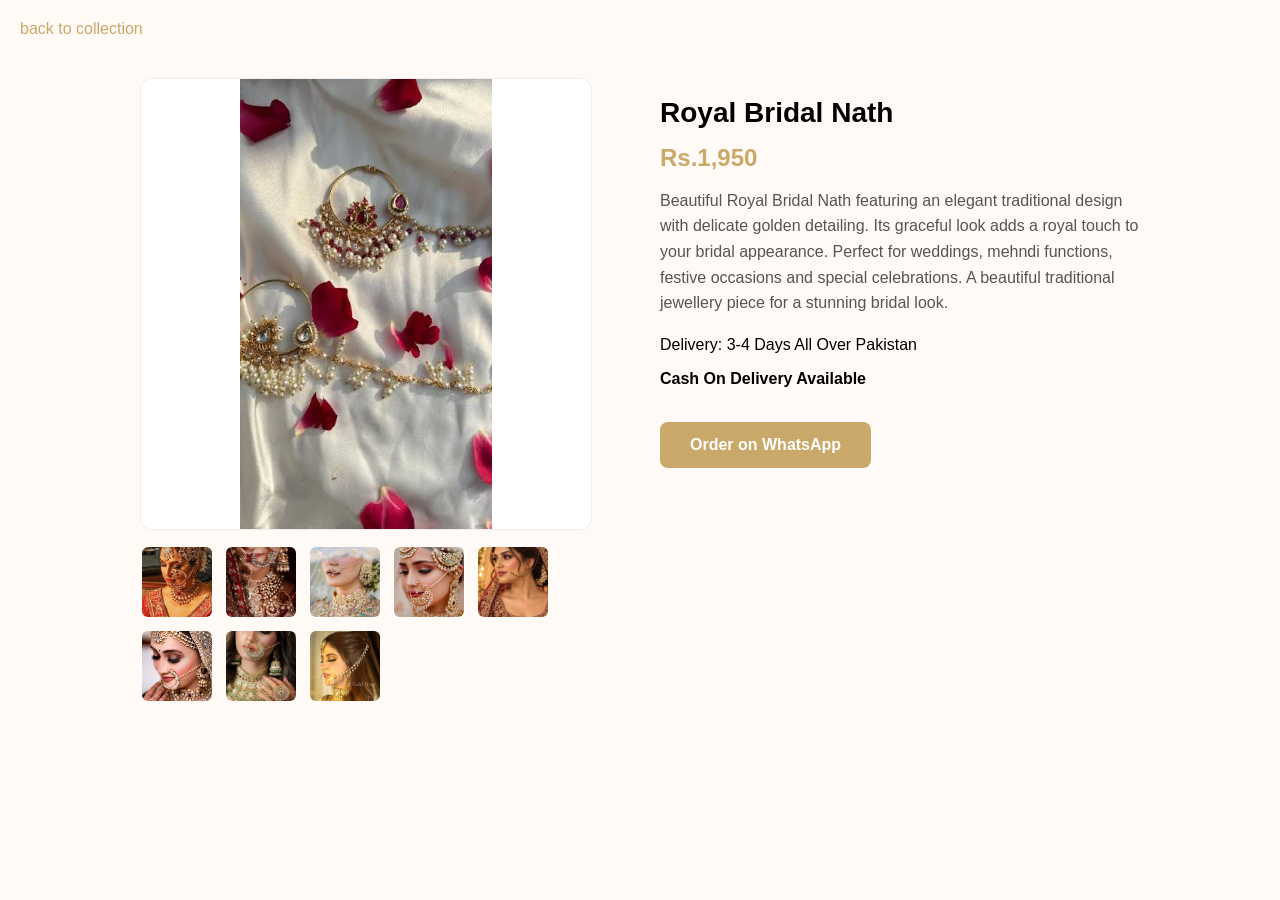
<file: product12.html>
<!DOCTYPE html>
<html>
    <head>
        <meta charset="YTF-8">
        <meta name="viewport" content="width=device-width", initial-scal="1.0">
        <title>Royal Bridal Nath - Timless By Aura</title>
        <style>
             body { font-family: 'Poppins', sans-serif; margin:0; background: #fffaf5; }
        a.back { display: block; margin: 20px; color: #c9a86a; text-decoration: none; }
         .container { max-width:1000px; margin:20px auto; display:flex; gap:40px; padding:20px; }
        .left { flex: 1; min-width: 300px; }
        .left #mainImg {
    width: 100%;
    max-width: 450px;
    height: 450px;
    object-fit: contain;
    background: #fff;
    border-radius: 12px;
    border: 1px solid #eee;
    display: block;
}
        .left #mainImg { width: 100%; max-width: 450px; border-radius: 12px; border: 1px solid #eee; }
        .thumbs { display: flex; gap: 10px; flex-wrap: wrap; margin-top: 15px; }
        .thumbs img { width: 70px; height: 70px; object-fit: cover; border-radius: 8px; cursor: pointer; border: 2px solid transparent; }
        .thumbs img:hover { border-color: #c9a86a; }
        .right { flex: 1; min-width: 300px; }
        .right h1 { font-size: 28px; margin-bottom: 10px; }
        .price { color: #c9a86a; font-size: 24px; font-weight: bold; margin: 15px 0; }
        .desc { color: #555; line-height: 1.6; margin-bottom: 20px; }
        .btn { background: #c9a86a; color: white; padding: 14px 30px; text-decoration: none; border-radius: 8px; display: inline-block; font-weight: bold; }
        .btn:hover { background: #b8965a; }
    
    </style>
       </head>
       <body>
       
        <a href="index.html" class="back"> back to collection </a>
        <div class="container">
            <div class="left">
                <!-- Bari Image-->
                 <img id="mainImg" src="images/img12.jpg" alt="Royal Bridal Nath">
                 <!-- 8 choti images -->
                  <div class="thumbs">
                    <img src="images/nose1.jpg" onclick="document.getElementById ('mainImg').src=this.src">
                    <img src="images/nose2.jpg" onclick="document.getElementById ('mainImg').src=this.src">
                    <img src="images/nose3.jpg" onclick="document.getElementById ('mainImg').src=this.src">
                    <img src="images/nose4.jpg" onclick="document.getElementById ('mainImg').src=this.src"> 
                    <img src="images/nose5.jpg" onclick="document.getElementById ('mainImg').src=this.src">  
                    <img src="images/nose6.jpg" onclick="document.getElementById ('mainImg').src=this.src">
                    <img src="images/nose7.jpg" onclick="document.getElementById ('mainImg').src=this.src">
                    <img src="images/nose8.jpg" onclick="document.getElementById ('mainImg').src=this.src">             
                </div>
             </div>
        <div class="right">
        <h1>Royal Bridal Nath</h1>
        <div class="price"> Rs.1,950 </div>
        <p class="desc">
            Beautiful Royal Bridal Nath featuring an elegant traditional design with delicate golden detailing. Its graceful look adds a royal touch to your bridal appearance. Perfect for weddings, mehndi functions, festive occasions and special celebrations. A beautiful traditional jewellery piece for a stunning bridal look.

            </p>
            <p><b></b>Delivery:</b> 3-4 Days All Over Pakistan </p>
            <p><b>Cash On Delivery Available</b></p>
            <br>
        <a href="https://wa.me/?text=Salam! mujhy Royal Bridal Nath chahiye" class="btn" target="_blank">Order on WhatsApp</a>
    </div>
</div>

</body>
</html>
</file>
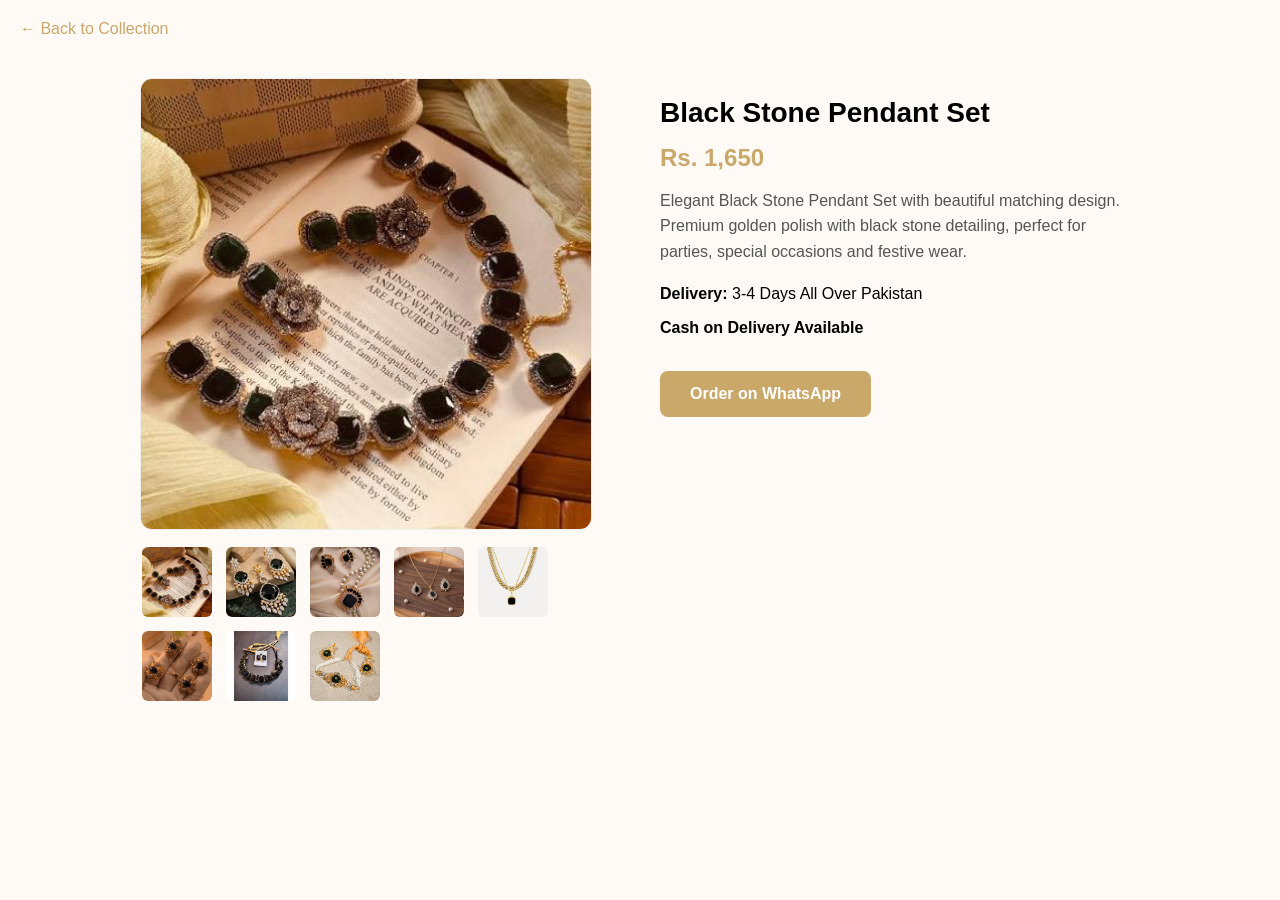
<file: product2.html>
<!DOCTYPE html>
<html lang="en">
<head>
    <meta charset="UTF-8">
    <meta name="viewport" content="width=device-width, initial-scale=1.0">
    <title>Black Stone Pendant Set - Timeless By Aura</title>
    <style>
        body { font-family: 'Poppins', sans-serif; margin:0; background: #fffaf5; }
        a.back { display: block; margin: 20px; color: #c9a86a; text-decoration: none; }
        .container { max-width: 1000px; margin: 20px auto; display: flex; gap: 40px; padding: 20px; flex-wrap: wrap; }
        .left { flex: 1; min-width: 300px; }
        .left #mainImg {
    width: 100%;
    max-width: 450px;
    height: 450px;
    object-fit: contain;
    background: #fff;
    border-radius: 12px;
    border: 1px solid #eee;
    display: block;
}
        .left #mainImg { width: 100%; max-width: 450px; border-radius: 12px; border: 1px solid #eee; }
        .thumbs { display: flex; gap: 10px; flex-wrap: wrap; margin-top: 15px; }
        .thumbs img { width: 70px; height: 70px; object-fit: cover; border-radius: 8px; cursor: pointer; border: 2px solid transparent; }
        .thumbs img:hover { border-color: #c9a86a; }
        .right { flex: 1; min-width: 300px; }
        .right h1 { font-size: 28px; margin-bottom: 10px; }
        .price { color: #c9a86a; font-size: 24px; font-weight: bold; margin: 15px 0; }
        .desc { color: #555; line-height: 1.6; margin-bottom: 20px; }
        .btn { background: #c9a86a; color: white; padding: 14px 30px; text-decoration: none; border-radius: 8px; display: inline-block; font-weight: bold; }
        .btn:hover { background: #b8965a; }
    </style>
</head>
<body>

<a href="index.html" class="back">← Back to Collection</a>

<div class="container">
    <div class="left">
        <!-- Bari image -->
        <img id="mainImg" src="images/black1.jpg" alt="Black Stone Pendant Set">
        
        <!-- Choti 8 images -->
        <div class="thumbs">
            <img src="images/black1.jpg" onclick="document.getElementById('mainImg').src=this.src">
            <img src="images/black2.jpg" onclick="document.getElementById('mainImg').src=this.src">
            <img src="images/black3.jpg" onclick="document.getElementById('mainImg').src=this.src">
            <img src="images/black4.jpg" onclick="document.getElementById('mainImg').src=this.src">
            <img src="images/black5.jpg" onclick="document.getElementById('mainImg').src=this.src">
            <img src="images/black6.jpg" onclick="document.getElementById('mainImg').src=this.src">
            <img src="images/black7.jpg" onclick="document.getElementById('mainImg').src=this.src">
            <img src="images/black8.jpg" onclick="document.getElementById('mainImg').src=this.src">
        </div>
    </div>

    <div class="right">
        <h1>Black Stone Pendant Set</h1>
        <div class="price">Rs. 1,650</div>
        <p class="desc">
            Elegant Black Stone Pendant Set with beautiful matching design.
Premium golden polish with black stone detailing, perfect for parties,
special occasions and festive wear.
        </p>
        <p><b>Delivery:</b> 3-4 Days All Over Pakistan</p>
        <p><b>Cash on Delivery Available</b></p>
        <br>
        <a href="https://wa.me/?text=Salam! Mujhe Black Stone Pendant Set chahiye" class="btn" target="_blank">Order on WhatsApp</a>
    </div>
</div>

</body>
</html>
</file>
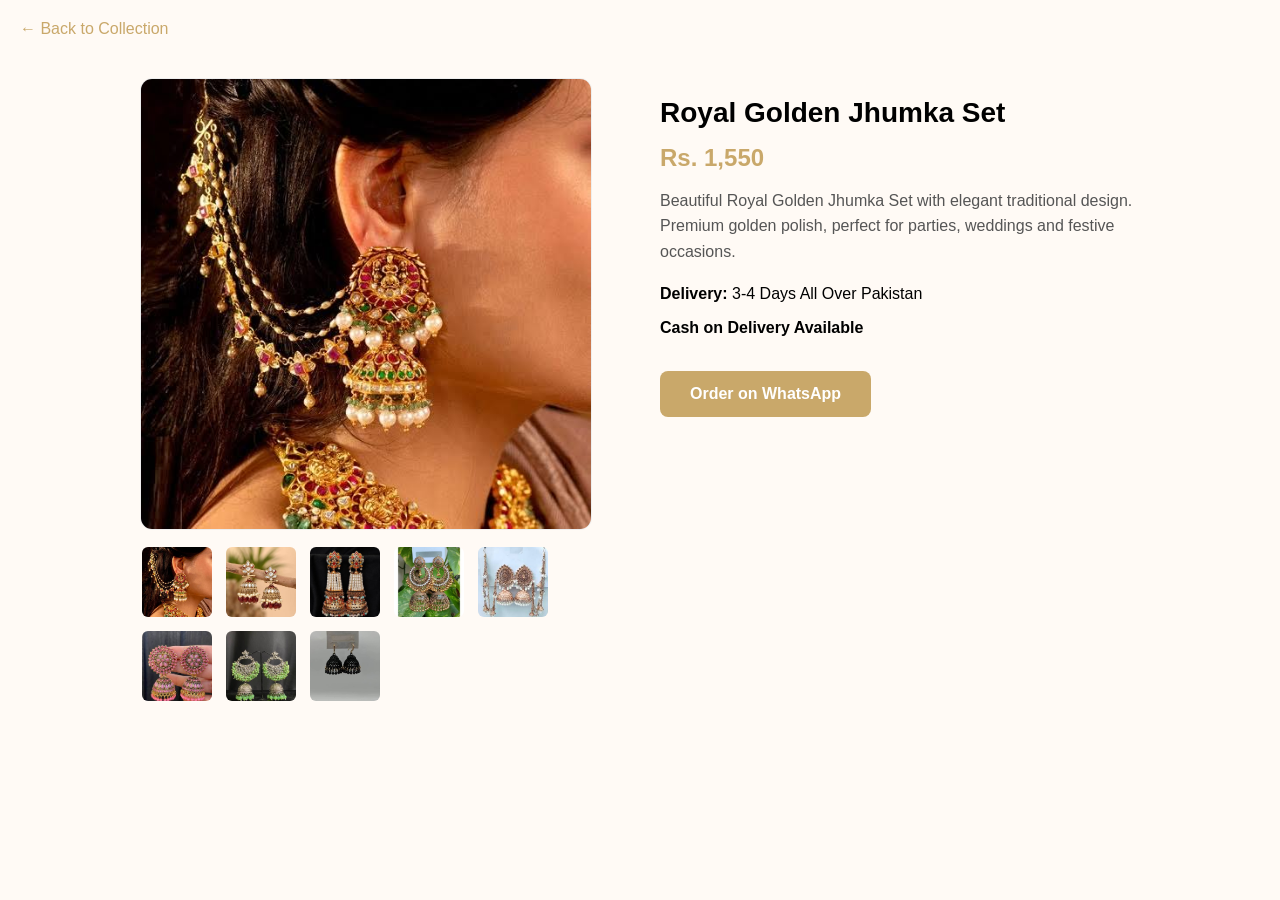
<file: product3.html>
<!DOCTYPE html>
<html lang="en">
<head>
    <meta charset="UTF-8">
    <meta name="viewport" content="width=device-width, initial-scale=1.0">
    <title>Floral Gold Bridal Locket Set - Timeless By Aura</title>
    <style>
        body { font-family: 'Poppins', sans-serif; margin:0; background: #fffaf5; }
        a.back { display: block; margin: 20px; color: #c9a86a; text-decoration: none; }
        .container { max-width: 1000px; margin: 20px auto; display: flex; gap: 40px; padding: 20px; flex-wrap: wrap; }
        .left { flex: 1; min-width: 300px; }
        .left #mainImg {
    width: 100%;
    max-width: 450px;
    height: 450px;
    object-fit: contain;
    background: #fff;
    border-radius: 12px;
    border: 1px solid #eee;
    display: block;
}
        .left #mainImg { width: 100%; max-width: 450px; border-radius: 12px; border: 1px solid #eee; }
        .thumbs { display: flex; gap: 10px; flex-wrap: wrap; margin-top: 15px; }
        .thumbs img { width: 70px; height: 70px; object-fit: cover; border-radius: 8px; cursor: pointer; border: 2px solid transparent; }
        .thumbs img:hover { border-color: #c9a86a; }
        .right { flex: 1; min-width: 300px; }
        .right h1 { font-size: 28px; margin-bottom: 10px; }
        .price { color: #c9a86a; font-size: 24px; font-weight: bold; margin: 15px 0; }
        .desc { color: #555; line-height: 1.6; margin-bottom: 20px; }
        .btn { background: #c9a86a; color: white; padding: 14px 30px; text-decoration: none; border-radius: 8px; display: inline-block; font-weight: bold; }
        .btn:hover { background: #b8965a; }
    </style>
</head>
<body>

<a href="index.html" class="back">← Back to Collection</a>

<div class="container">
    <div class="left">
        <!-- Bari image -->
        <img id="mainImg" src="images/jhumka1.jpg" alt="Royal Golden Jhumka Set">
        
        <!-- Choti 8 images -->
        <div class="thumbs">
            <img src="images/jhumka1.jpg" onclick="document.getElementById('mainImg').src=this.src">
            <img src="images/jhumka2.jpg" onclick="document.getElementById('mainImg').src=this.src">
            <img src="images/jhumka3.jpg" onclick="document.getElementById('mainImg').src=this.src">
            <img src="images/jhumka4.jpg" onclick="document.getElementById('mainImg').src=this.src">
            <img src="images/jhumka5.jpg" onclick="document.getElementById('mainImg').src=this.src">
            <img src="images/jhumka6.jpg" onclick="document.getElementById('mainImg').src=this.src">
            <img src="images/jhumka7.jpg" onclick="document.getElementById('mainImg').src=this.src">
            <img src="images/jhumka8.jpg" onclick="document.getElementById('mainImg').src=this.src">
        </div>
    </div>

    <div class="right">
        <h1>Royal Golden Jhumka Set</h1>
        <div class="price">Rs. 1,550</div>
        <p class="desc">
            Beautiful Royal Golden Jhumka Set with elegant traditional design. Premium golden polish, perfect for parties, weddings and festive occasions.
        </p>
        <p><b>Delivery:</b> 3-4 Days All Over Pakistan</p>
        <p><b>Cash on Delivery Available</b></p>
        <br>
        <a href="https://wa.me/?text=Salam! Mujhe Royal Golden Jhumka Set chahiye" class="btn" target="_blank">Order on WhatsApp</a>
    </div>
</div>

</body>
</html>
</file>
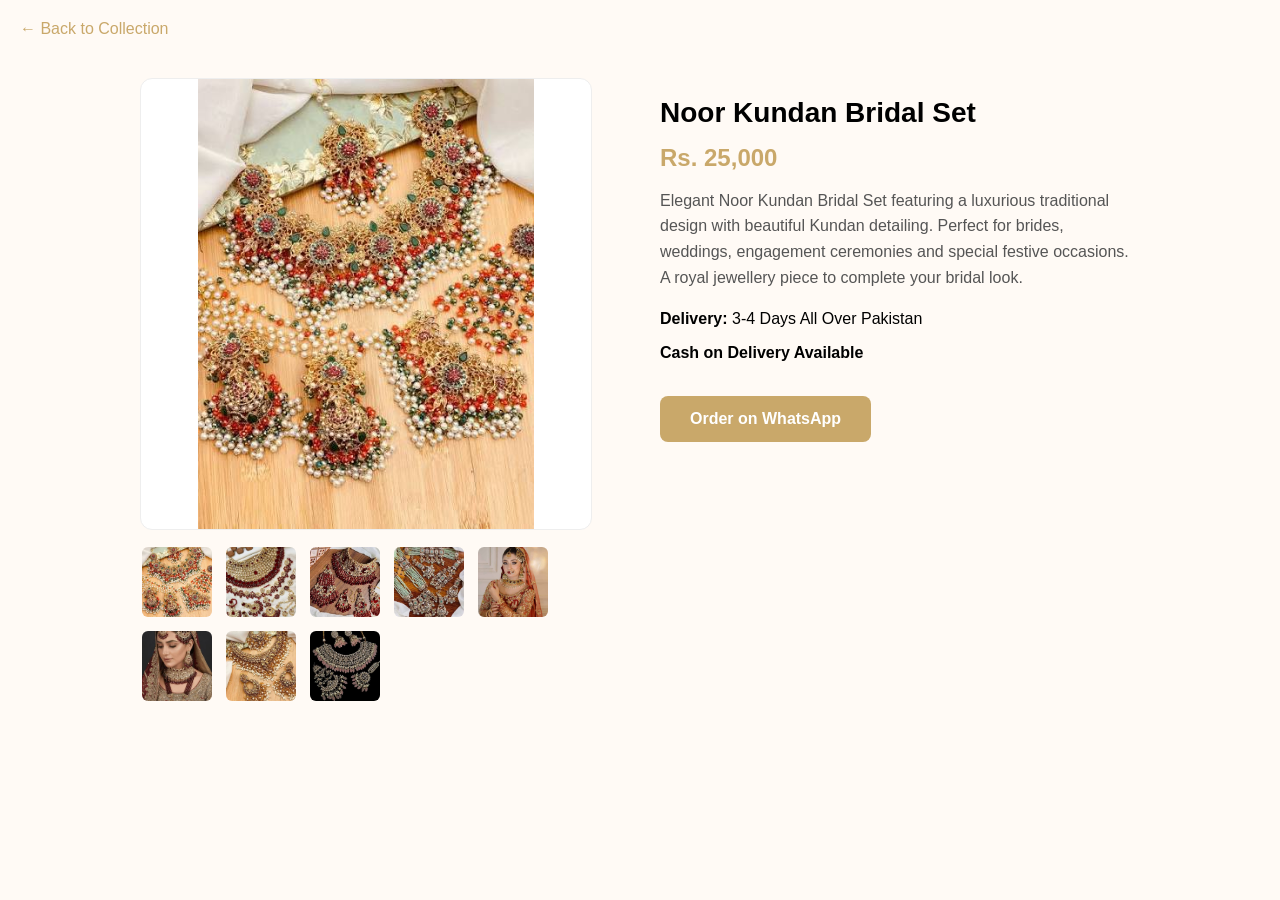
<file: product4.html>
<!DOCTYPE html>
<html lang="en">
<head>
    <meta charset="UTF-8">
    <meta name="viewport" content="width=device-width, initial-scale=1.0">
    <title>Noor Kundan Bridal Set - Timeless By Aura</title>
    <style>
        body { font-family: 'Poppins', sans-serif; margin:0; background: #fffaf5; }
        a.back { display: block; margin: 20px; color: #c9a86a; text-decoration: none; }
        .container { max-width: 1000px; margin: 20px auto; display: flex; gap: 40px; padding: 20px; flex-wrap: wrap; }
        .left { flex: 1; min-width: 300px; }
        .left #mainImg {
    width: 100%;
    max-width: 450px;
    height: 450px;
    object-fit: contain;
    background: #fff;
    border-radius: 12px;
    border: 1px solid #eee;
    display: block;
}
        .left #mainImg { width: 100%; max-width: 450px; border-radius: 12px; border: 1px solid #eee; }
        .thumbs { display: flex; gap: 10px; flex-wrap: wrap; margin-top: 15px; }
        .thumbs img { width: 70px; height: 70px; object-fit: cover; border-radius: 8px; cursor: pointer; border: 2px solid transparent; }
        .thumbs img:hover { border-color: #c9a86a; }
        .right { flex: 1; min-width: 300px; }
        .right h1 { font-size: 28px; margin-bottom: 10px; }
        .price { color: #c9a86a; font-size: 24px; font-weight: bold; margin: 15px 0; }
        .desc { color: #555; line-height: 1.6; margin-bottom: 20px; }
        .btn { background: #c9a86a; color: white; padding: 14px 30px; text-decoration: none; border-radius: 8px; display: inline-block; font-weight: bold; }
        .btn:hover { background: #b8965a; }
    </style>
</head>
<body>

<a href="index.html" class="back">← Back to Collection</a>

<div class="container">
    <div class="left">
        <!-- Bari image -->
        <img id="mainImg" src="images/kundan1.jpg" alt="Floral Locket Set">
        
        <!-- Choti 8 images -->
        <div class="thumbs">
            <img src="images/kundan1.jpg" onclick="document.getElementById('mainImg').src=this.src">
            <img src="images/kundan2.jpg" onclick="document.getElementById('mainImg').src=this.src">
            <img src="images/kundan3.jpg" onclick="document.getElementById('mainImg').src=this.src">
            <img src="images/kundan4.jpg" onclick="document.getElementById('mainImg').src=this.src">
            <img src="images/kundan5.jpg" onclick="document.getElementById('mainImg').src=this.src">
            <img src="images/kundan6.jpg" onclick="document.getElementById('mainImg').src=this.src">
            <img src="images/kundan7.jpg" onclick="document.getElementById('mainImg').src=this.src">
            <img src="images/kundan8.jpg" onclick="document.getElementById('mainImg').src=this.src">
        </div>
    </div>

    <div class="right">
        <h1>Noor Kundan Bridal Set</h1>
        <div class="price">Rs. 25,000</div>
        <p class="desc">
            Elegant Noor Kundan Bridal Set featuring a luxurious traditional design with beautiful Kundan detailing. Perfect for brides, weddings, engagement ceremonies and special festive occasions. A royal jewellery piece to complete your bridal look.
        </p>
        <p><b>Delivery:</b> 3-4 Days All Over Pakistan</p>
        <p><b>Cash on Delivery Available</b></p>
        <br>
        <a href="https://wa.me/?text=Salam! Mujhe Noor Kundan Bridal Set chahiye" class="btn" target="_blank">Order on WhatsApp</a>
    </div>
</div>

</body>
</html>
</file>
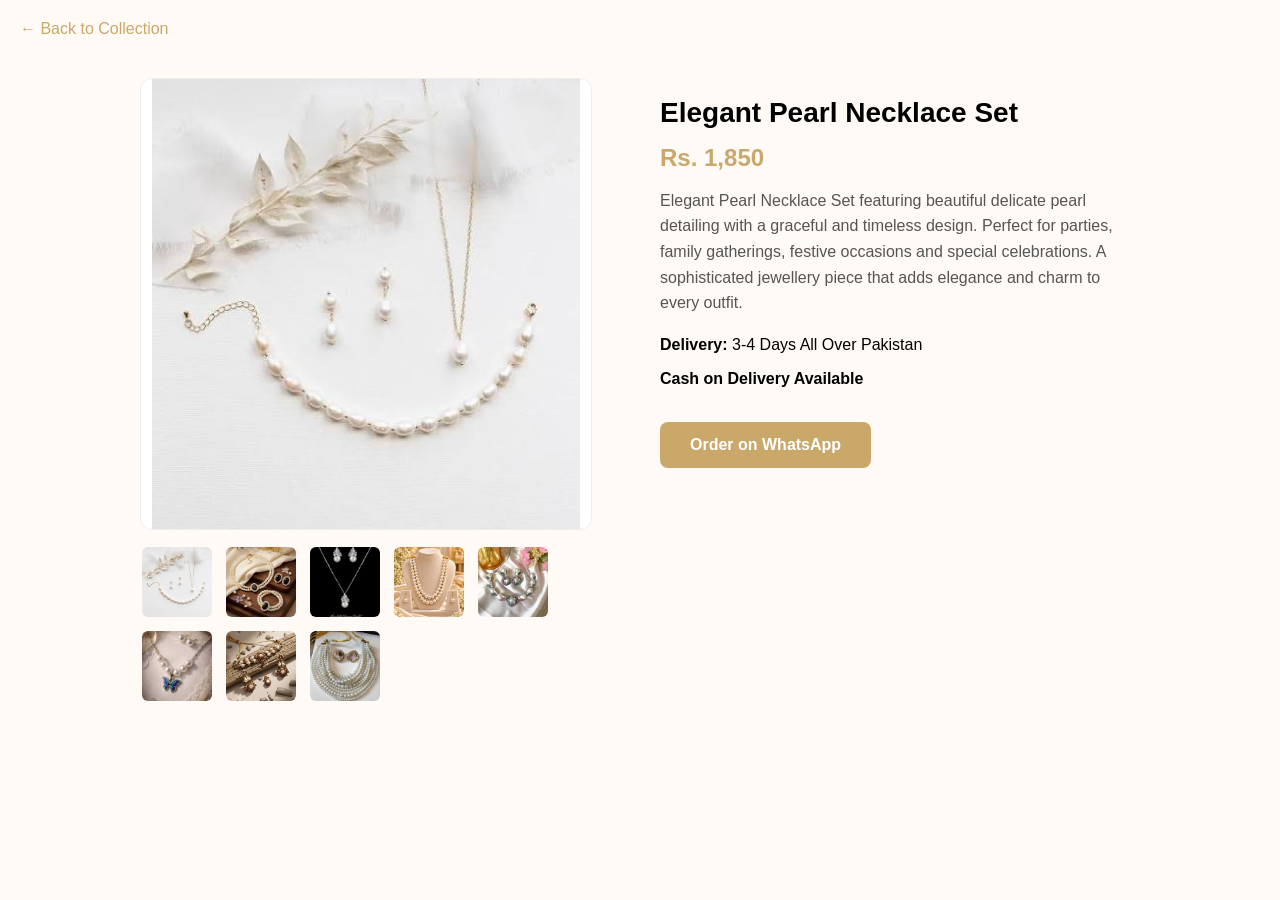
<file: product5.html>
<!DOCTYPE html>
<html lang="en">
<head>
    <meta charset="UTF-8">
    <meta name="viewport" content="width=device-width, initial-scale=1.0">
    <title>Floral Elegant Pearl Necklace Set - Timeless By Aura</title>
    <style>
        body { font-family: 'Poppins', sans-serif; margin:0; background: #fffaf5; }
        a.back { display: block; margin: 20px; color: #c9a86a; text-decoration: none; }
        .container { max-width: 1000px; margin: 20px auto; display: flex; gap: 40px; padding: 20px; flex-wrap: wrap; }
        .left { flex: 1; min-width: 300px; }
        .left #mainImg {
    width: 100%;
    max-width: 450px;
    height: 450px;
    object-fit: contain;
    background: #fff;
    border-radius: 12px;
    border: 1px solid #eee;
    display: block;
}
        .left #mainImg { width: 100%; max-width: 450px; border-radius: 12px; border: 1px solid #eee; }
        .thumbs { display: flex; gap: 10px; flex-wrap: wrap; margin-top: 15px; }
        .thumbs img { width: 70px; height: 70px; object-fit: cover; border-radius: 8px; cursor: pointer; border: 2px solid transparent; }
        .thumbs img:hover { border-color: #c9a86a; }
        .right { flex: 1; min-width: 300px; }
        .right h1 { font-size: 28px; margin-bottom: 10px; }
        .price { color: #c9a86a; font-size: 24px; font-weight: bold; margin: 15px 0; }
        .desc { color: #555; line-height: 1.6; margin-bottom: 20px; }
        .btn { background: #c9a86a; color: white; padding: 14px 30px; text-decoration: none; border-radius: 8px; display: inline-block; font-weight: bold; }
        .btn:hover { background: #b8965a; }
    </style>
</head>
<body>

<a href="index.html" class="back">← Back to Collection</a>

<div class="container">
    <div class="left">
        <!-- Bari image -->
        <img id="mainImg" src="images/pearl1.jpg" alt="Floral Locket Set">
        
        <!-- Choti 8 images -->
        <div class="thumbs">
            <img src="images/pearl1.jpg" onclick="document.getElementById('mainImg').src=this.src">
            <img src="images/pearl2.jpg" onclick="document.getElementById('mainImg').src=this.src">
            <img src="images/pearl3.jpg" onclick="document.getElementById('mainImg').src=this.src">
            <img src="images/pearl4.jpg" onclick="document.getElementById('mainImg').src=this.src">
            <img src="images/pearl5.jpg" onclick="document.getElementById('mainImg').src=this.src">
            <img src="images/pearl6.jpg" onclick="document.getElementById('mainImg').src=this.src">
            <img src="images/pearl7.jpg" onclick="document.getElementById('mainImg').src=this.src">
            <img src="images/pearl8.jpg" onclick="document.getElementById('mainImg').src=this.src">
        </div>
    </div>

    <div class="right">
        <h1>Elegant Pearl Necklace Set</h1>
        <div class="price">Rs. 1,850</div>
        <p class="desc">
            Elegant Pearl Necklace Set featuring beautiful delicate pearl detailing with a graceful and timeless design. Perfect for parties, family gatherings, festive occasions and special celebrations. A sophisticated jewellery piece that adds elegance and charm to every outfit.
        </p>
        <p><b>Delivery:</b> 3-4 Days All Over Pakistan</p>
        <p><b>Cash on Delivery Available</b></p>
        <br>
        <a href="https://wa.me/?text=Salam! Mujhe Elegant Pearl Necklace Set chahiye" class="btn" target="_blank">Order on WhatsApp</a>
    </div>
</div>

</body>
</html>
</file>
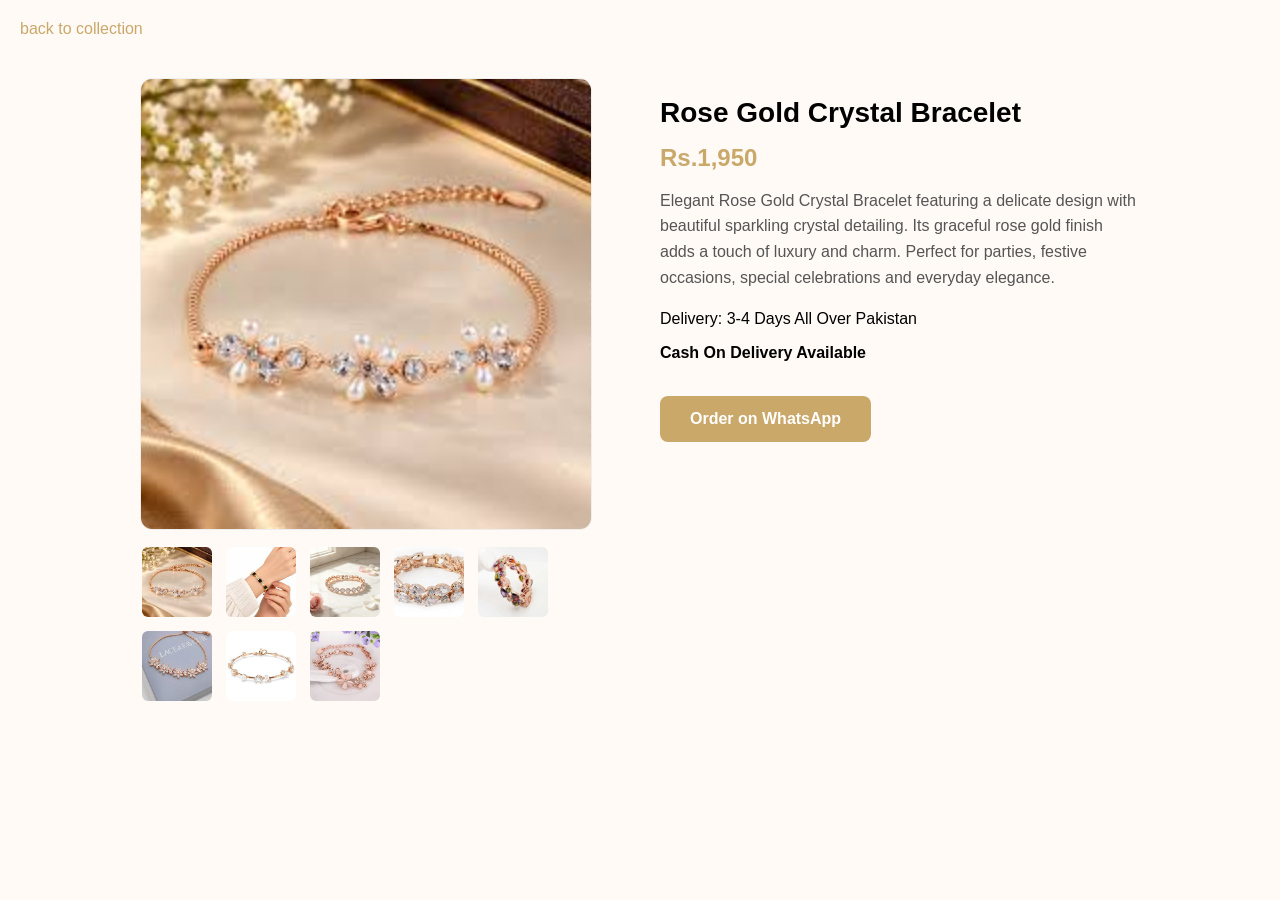
<file: product6.html>
<!DOCTYPE html>
<html>
    <head>
        <meta charset="YTF-8">
        <meta name="viewport" content="width=device-width", initial-scal="1.0">
        <title>Rose Gold Crystal Bracelet - Timless By Aura</title>
        <style>
             body { font-family: 'Poppins', sans-serif; margin:0; background: #fffaf5; }
        a.back { display: block; margin: 20px; color: #c9a86a; text-decoration: none; }
         .container { max-width:1000px; margin:20px auto; display:flex; gap:40px; padding:20px; }
        .left { flex: 1; min-width: 300px; }
        .left #mainImg {
    width: 100%;
    max-width: 450px;
    height: 450px;
    object-fit: contain;
    background: #fff;
    border-radius: 12px;
    border: 1px solid #eee;
    display: block;
}
        .left #mainImg { width: 100%; max-width: 450px; border-radius: 12px; border: 1px solid #eee; }
        .thumbs { display: flex; gap: 10px; flex-wrap: wrap; margin-top: 15px; }
        .thumbs img { width: 70px; height: 70px; object-fit: cover; border-radius: 8px; cursor: pointer; border: 2px solid transparent; }
        .thumbs img:hover { border-color: #c9a86a; }
        .right { flex: 1; min-width: 300px; }
        .right h1 { font-size: 28px; margin-bottom: 10px; }
        .price { color: #c9a86a; font-size: 24px; font-weight: bold; margin: 15px 0; }
        .desc { color: #555; line-height: 1.6; margin-bottom: 20px; }
        .btn { background: #c9a86a; color: white; padding: 14px 30px; text-decoration: none; border-radius: 8px; display: inline-block; font-weight: bold; }
        .btn:hover { background: #b8965a; }
    
    </style>
       </head>
       <body>
       
        <a href="index.html" class="back"> back to collection </a>
        <div class="container">
            <div class="left">
                <!-- Bari Image-->
                 <img id="mainImg" src="images/rose1.jpg" alt="Rose Gold Crystal Bracelet">
                 <!-- 8 choti images -->
                  <div class="thumbs">
                    <img src="images/rose1.jpg" onclick="document.getElementById ('mainImg').src=this.src">
                    <img src="images/rose2.jpg" onclick="document.getElementById ('mainImg').src=this.src">
                    <img src="images/rose3.jpg" onclick="document.getElementById ('mainImg').src=this.src">
                    <img src="images/rose4.jpg" onclick="document.getElementById ('mainImg').src=this.src"> 
                    <img src="images/rose5.jpg" onclick="document.getElementById ('mainImg').src=this.src">  
                    <img src="images/rose6.jpg" onclick="document.getElementById ('mainImg').src=this.src">
                    <img src="images/rose7.jpg" onclick="document.getElementById ('mainImg').src=this.src">
                    <img src="images/rose8.jpg" onclick="document.getElementById ('mainImg').src=this.src">             
                </div>
             </div>
        <div class="right">
        <h1>Rose Gold Crystal Bracelet</h1>
        <div class="price"> Rs.1,950 </div>
        <p class="desc">
            Elegant Rose Gold Crystal Bracelet featuring a delicate design with beautiful sparkling crystal detailing. Its graceful rose gold finish adds a touch of luxury and charm. Perfect for parties, festive occasions, special celebrations and everyday elegance.
            </p>
            <p><b></b>Delivery:</b> 3-4 Days All Over Pakistan </p>
            <p><b>Cash On Delivery Available</b></p>
            <br>
        <a href="https://wa.me/?text=Salam! Rose Gold Crystal Bracelet chahiye" class="btn" target="_blank">Order on WhatsApp</a>
    </div>
</div>

</body>
</html>
</file>
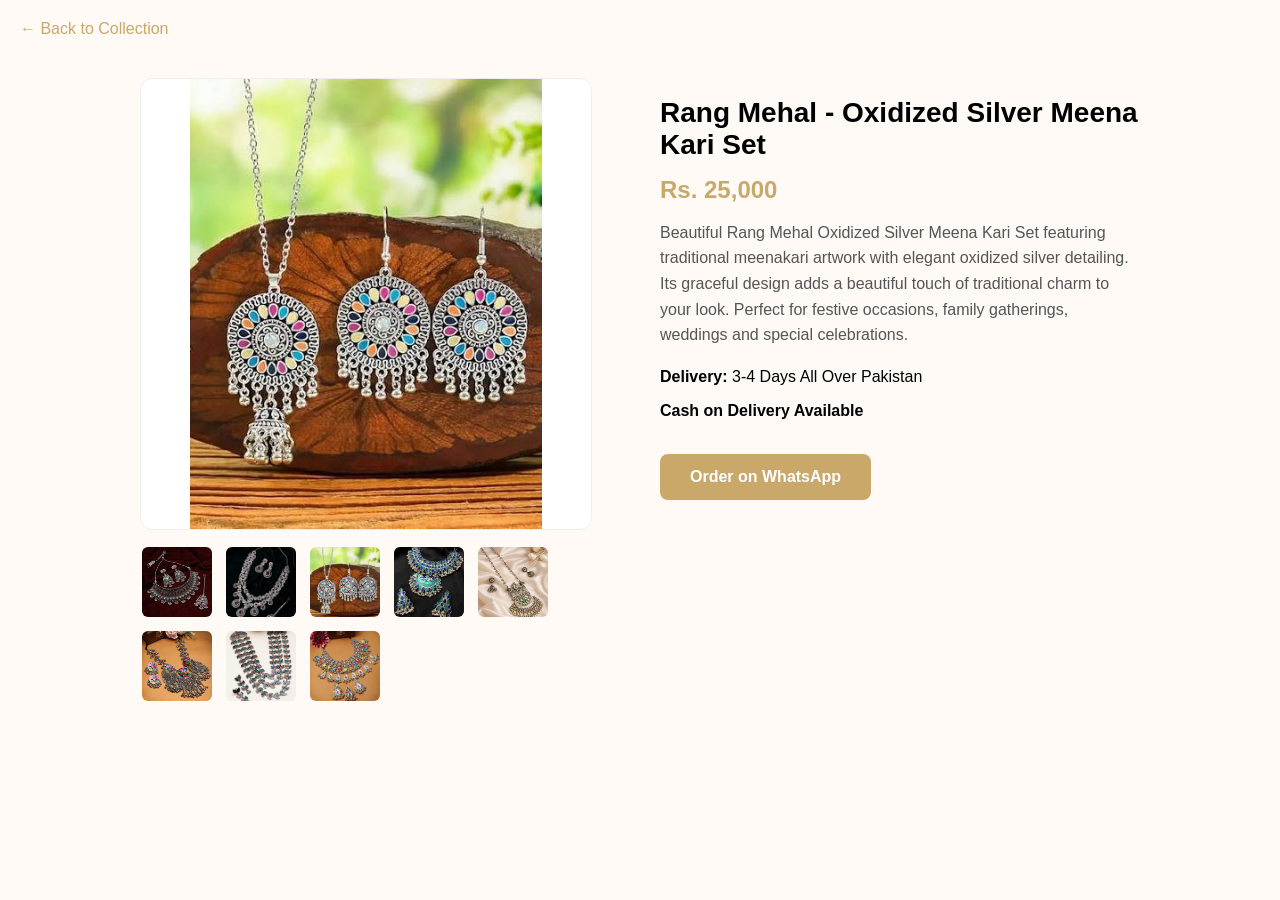
<file: product7.html>
<!DOCTYPE html>
<html lang="en">
<head>
    <meta charset="UTF-8">
    <meta name="viewport" content="width=device-width, initial-scale=1.0">
    <title>Rang Mehal - Oxidized Silver Meena Kari Set - Timeless By Aura</title>
    <style>
        body { font-family: 'Poppins', sans-serif; margin:0; background: #fffaf5; }
        a.back { display: block; margin: 20px; color: #c9a86a; text-decoration: none; }
        .container { max-width: 1000px; margin: 20px auto; display: flex; gap: 40px; padding: 20px; flex-wrap: wrap; }
        .left { flex: 1; min-width: 300px; }
        .left #mainImg {
    width: 100%;
    max-width: 450px;
    height: 450px;
    object-fit: contain;
    background: #fff;
    border-radius: 12px;
    border: 1px solid #eee;
    display: block;
}
        .left #mainImg { width: 100%; max-width: 450px; border-radius: 12px; border: 1px solid #eee; }
        .thumbs { display: flex; gap: 10px; flex-wrap: wrap; margin-top: 15px; }
        .thumbs img { width: 70px; height: 70px; object-fit: cover; border-radius: 8px; cursor: pointer; border: 2px solid transparent; }
        .thumbs img:hover { border-color: #c9a86a; }
        .right { flex: 1; min-width: 300px; }
        .right h1 { font-size: 28px; margin-bottom: 10px; }
        .price { color: #c9a86a; font-size: 24px; font-weight: bold; margin: 15px 0; }
        .desc { color: #555; line-height: 1.6; margin-bottom: 20px; }
        .btn { background: #c9a86a; color: white; padding: 14px 30px; text-decoration: none; border-radius: 8px; display: inline-block; font-weight: bold; }
        .btn:hover { background: #b8965a; }
    </style>
</head>
<body>

<a href="index.html" class="back">← Back to Collection</a>

<div class="container">
    <div class="left">
        <!-- Bari image -->
        <img id="mainImg" src="images/img7.jpg" alt="Floral Locket Set">
        
        <!-- Choti 8 images -->
        <div class="thumbs">
            <img src="images/rang1.jpg" onclick="document.getElementById('mainImg').src=this.src">
            <img src="images/rang2.jpg" onclick="document.getElementById('mainImg').src=this.src">
            <img src="images/img7.jpg" onclick="document.getElementById('mainImg').src=this.src">
            <img src="images/rang4.jpg" onclick="document.getElementById('mainImg').src=this.src">
            <img src="images/rang5.jpg" onclick="document.getElementById('mainImg').src=this.src">
            <img src="images/rang6.jpg" onclick="document.getElementById('mainImg').src=this.src">
            <img src="images/rang7.jpg" onclick="document.getElementById('mainImg').src=this.src">
            <img src="images/rang8.jpg" onclick="document.getElementById('mainImg').src=this.src">
        </div>
    </div>

    <div class="right">
        <h1>Rang Mehal - Oxidized Silver Meena Kari Set</h1>
        <div class="price">Rs. 25,000</div>
        <p class="desc">
 Beautiful Rang Mehal Oxidized Silver Meena Kari Set featuring traditional meenakari artwork with elegant oxidized silver detailing. Its graceful design adds a beautiful touch of traditional charm to your look. Perfect for festive occasions, family gatherings, weddings and special celebrations.   
        </p>
        <p><b>Delivery:</b> 3-4 Days All Over Pakistan</p>
        <p><b>Cash on Delivery Available</b></p>
        <br>
        <a href="https://wa.me/?text=Salam! Mujhe Rang Mehal - Oxidized Silver Meena Kari Set chahiye" class="btn" target="_blank">Order on WhatsApp</a>
    </div>
</div>

</body>
</html>
</file>
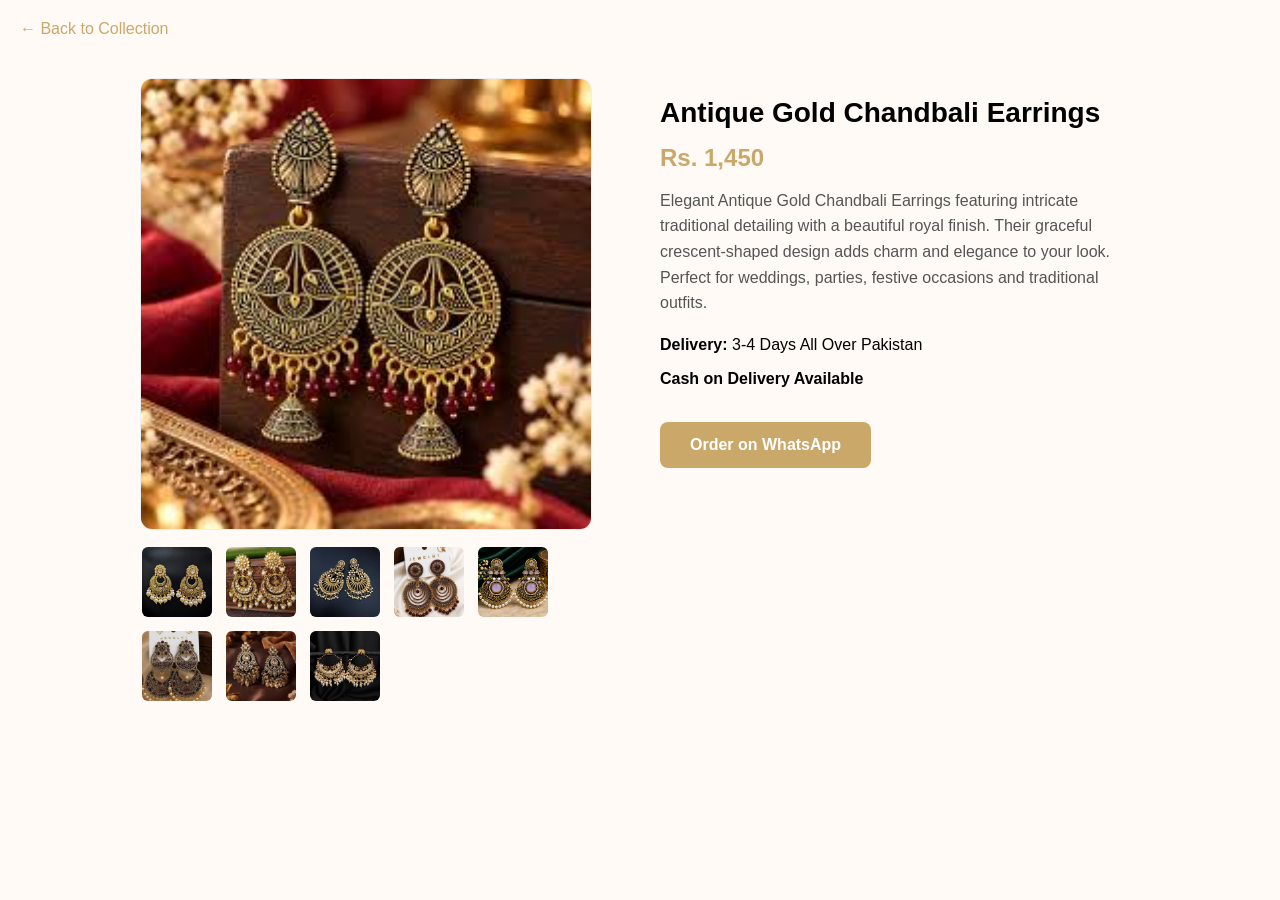
<file: product8.html>
<!DOCTYPE html>
<html lang="en">
<head>
    <meta charset="UTF-8">
    <meta name="viewport" content="width=device-width, initial-scale=1.0">
    <title>Antique Gold Chandbali Earrings - Timeless By Aura</title>
    <style>
        body { font-family: 'Poppins', sans-serif; margin:0; background: #fffaf5; }
        a.back { display: block; margin: 20px; color: #c9a86a; text-decoration: none; }
        .container { max-width: 1000px; margin: 20px auto; display: flex; gap: 40px; padding: 20px; flex-wrap: wrap; }
        .left { flex: 1; min-width: 300px; }
        .left #mainImg {
    width: 100%;
    max-width: 450px;
    height: 450px;
    object-fit: contain;
    background: #fff;
    border-radius: 12px;
    border: 1px solid #eee;
    display: block;
}
        .left #mainImg { width: 100%; max-width: 450px; border-radius: 12px; border: 1px solid #eee; }
        .thumbs { display: flex; gap: 10px; flex-wrap: wrap; margin-top: 15px; }
        .thumbs img { width: 70px; height: 70px; object-fit: cover; border-radius: 8px; cursor: pointer; border: 2px solid transparent; }
        .thumbs img:hover { border-color: #c9a86a; }
        .right { flex: 1; min-width: 300px; }
        .right h1 { font-size: 28px; margin-bottom: 10px; }
        .price { color: #c9a86a; font-size: 24px; font-weight: bold; margin: 15px 0; }
        .desc { color: #555; line-height: 1.6; margin-bottom: 20px; }
        .btn { background: #c9a86a; color: white; padding: 14px 30px; text-decoration: none; border-radius: 8px; display: inline-block; font-weight: bold; }
        .btn:hover { background: #b8965a; }
    </style>
</head>
<body>

<a href="index.html" class="back">← Back to Collection</a>

<div class="container">
    <div class="left">
        <!-- Bari image -->
        <img id="mainImg" src="images/img8.jpg" alt="Black Stone Pendant Set">
        
        <!-- Choti 8 images -->
        <div class="thumbs">
            <img src="images/bali1.jpg" onclick="document.getElementById('mainImg').src=this.src">
            <img src="images/bali2.jpg" onclick="document.getElementById('mainImg').src=this.src">
            <img src="images/bali3.jpg" onclick="document.getElementById('mainImg').src=this.src">
            <img src="images/bali4.jpg" onclick="document.getElementById('mainImg').src=this.src">
            <img src="images/bali5.jpg" onclick="document.getElementById('mainImg').src=this.src">
            <img src="images/bali6.jpg" onclick="document.getElementById('mainImg').src=this.src">
            <img src="images/bali7.jpg" onclick="document.getElementById('mainImg').src=this.src">
            <img src="images/bali8.jpg" onclick="document.getElementById('mainImg').src=this.src">
        </div>
    </div>

    <div class="right">
        <h1>Antique Gold Chandbali Earrings</h1>
        <div class="price">Rs. 1,450</div>
        <p class="desc">
            Elegant Antique Gold Chandbali Earrings featuring intricate traditional detailing with a beautiful royal finish. Their graceful crescent-shaped design adds charm and elegance to your look. Perfect for weddings, parties, festive occasions and traditional outfits.
        </p>
        <p><b>Delivery:</b> 3-4 Days All Over Pakistan</p>
        <p><b>Cash on Delivery Available</b></p>
        <br>
        <a href="https://wa.me/?text=Salam! Mujhy Antique Gold Chandbali Earrings chahiye" class="btn" target="_blank">Order on WhatsApp</a>
    </div>
</div>

</body>
</html>
</file>
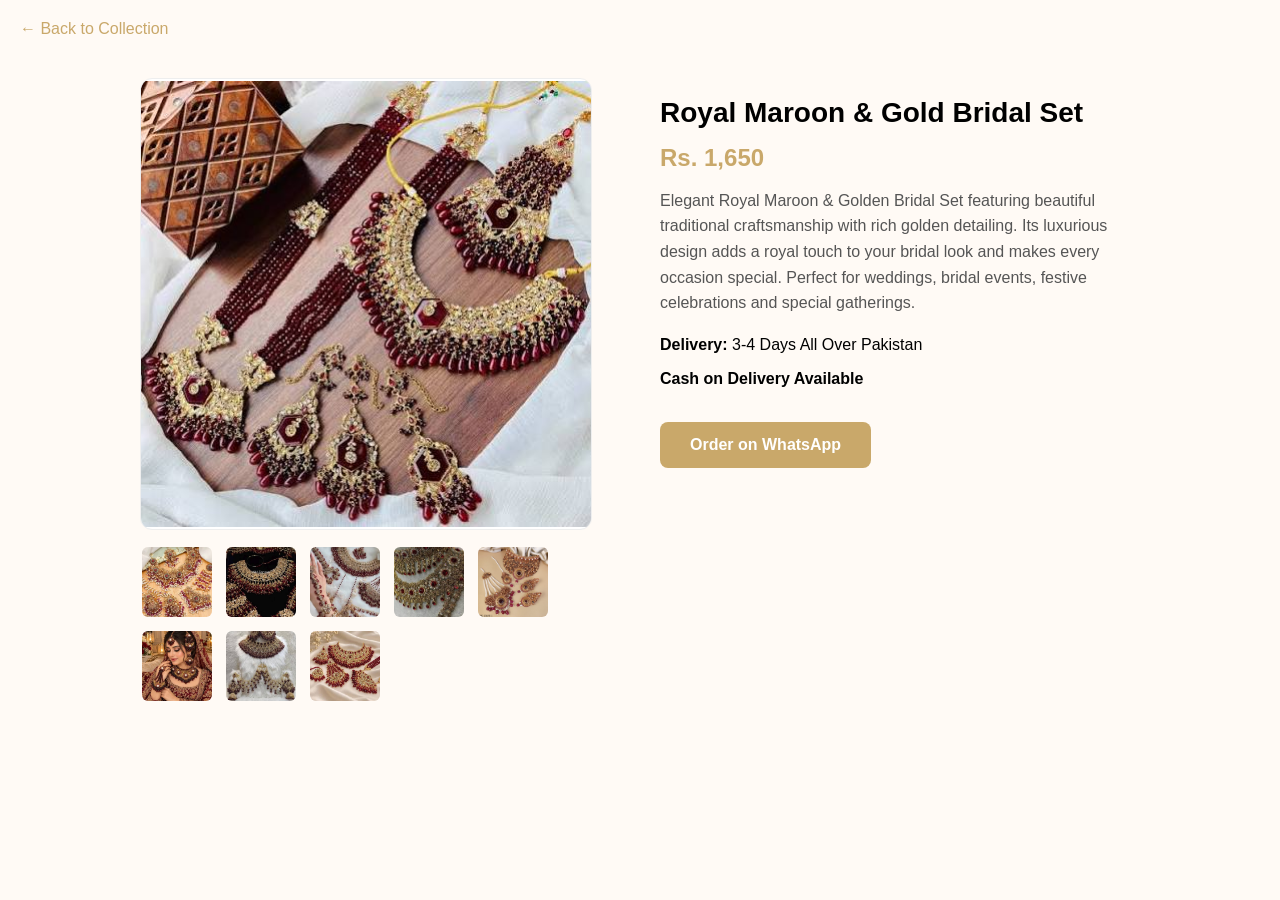
<file: product9.html>
<!DOCTYPE html>
<html lang="en">
<head>
    <meta charset="UTF-8">
    <meta name="viewport" content="width=device-width, initial-scale=1.0">
    <title>Royal Maroon & Gold Bridal Set - Timeless By Aura</title>
    <style>
        body { font-family: 'Poppins', sans-serif; margin:0; background: #fffaf5; }
        a.back { display: block; margin: 20px; color: #c9a86a; text-decoration: none; }
        .container { max-width: 1000px; margin: 20px auto; display: flex; gap: 40px; padding: 20px; flex-wrap: wrap; }
        .left { flex: 1; min-width: 300px; }
        .left #mainImg {
    width: 100%;
    max-width: 450px;
    height: 450px;
    object-fit: contain;
    background: #fff;
    border-radius: 12px;
    border: 1px solid #eee;
    display: block;
}
        .left #mainImg { width: 100%; max-width: 450px; border-radius: 12px; border: 1px solid #eee; }
        .thumbs { display: flex; gap: 10px; flex-wrap: wrap; margin-top: 15px; }
        .thumbs img { width: 70px; height: 70px; object-fit: cover; border-radius: 8px; cursor: pointer; border: 2px solid transparent; }
        .thumbs img:hover { border-color: #c9a86a; }
        .right { flex: 1; min-width: 300px; }
        .right h1 { font-size: 28px; margin-bottom: 10px; }
        .price { color: #c9a86a; font-size: 24px; font-weight: bold; margin: 15px 0; }
        .desc { color: #555; line-height: 1.6; margin-bottom: 20px; }
        .btn { background: #c9a86a; color: white; padding: 14px 30px; text-decoration: none; border-radius: 8px; display: inline-block; font-weight: bold; }
        .btn:hover { background: #b8965a; }
    </style>
</head>
<body>

<a href="index.html" class="back">← Back to Collection</a>

<div class="container">
    <div class="left">
        <!-- Bari image -->
        <img id="mainImg" src="images/img9.jpg" alt="Black Stone Pendant Set">
        
        <!-- Choti 8 images -->
        <div class="thumbs">
            <img src="images/set1.jpg" onclick="document.getElementById('mainImg').src=this.src">
            <img src="images/set2.jpg" onclick="document.getElementById('mainImg').src=this.src">
            <img src="images/set3.jpg" onclick="document.getElementById('mainImg').src=this.src">
            <img src="images/set4.jpg" onclick="document.getElementById('mainImg').src=this.src">
            <img src="images/set5.jpg" onclick="document.getElementById('mainImg').src=this.src">
            <img src="images/set6.jpg" onclick="document.getElementById('mainImg').src=this.src">
            <img src="images/set7.jpg" onclick="document.getElementById('mainImg').src=this.src">
            <img src="images/set8.jpg" onclick="document.getElementById('mainImg').src=this.src">
        </div>
    </div>

    <div class="right">
        <h1>Royal Maroon & Gold Bridal Set</h1>
        <div class="price">Rs. 1,650</div>
        <p class="desc">
        Elegant Royal Maroon & Golden Bridal Set featuring beautiful traditional craftsmanship with rich golden detailing. Its luxurious design adds a royal touch to your bridal look and makes every occasion special. Perfect for weddings, bridal events, festive celebrations and special gatherings.
        </p>
        <p><b>Delivery:</b> 3-4 Days All Over Pakistan</p>
        <p><b>Cash on Delivery Available</b></p>
        <br>
        <a href="https://wa.me/?text=Salam! Mujhy Royal Maroon & Gold Bridal Set chahiye" class="btn" target="_blank">Order on WhatsApp</a>
    </div>
</div>

</body>
</html>
</file>
<file: style.css>
*{margin:0;padding:0;box-sizing:border-box;font-family:'Poppins',sans-serif}
body{background:#0a0a0a;color:#fff}
header {
    display: flex;
    justify-content: space-between;
    align-items: center;
    padding: 20px 60px;
    background: rgba(0, 0, 0, 0.96);
    position: sticky;
    top: 0;
    z-index: 1000;
    border-bottom: 1px solid #d4af37;
}

.logo {
    font-size: 24px;
    letter-spacing: 3px;
    color: #d4af37;
    font-weight: 700;
}

nav a {
    color: #fff;
    margin-left: 25px;
    text-decoration: none;
    font-size: 13px;
    letter-spacing: 1px;
    transition: 0.3s;
}

nav a:hover {
    color: #d4af37;
}
.logo{font-size:24px;letter-spacing:3px;color:#d4af37;font-weight:700}
nav a{color:#fff;margin-left:30px;text-decoration:none;font-size:14px;letter-spacing:1px}
nav a:hover{color:#d4af37}
.hero {
    height: 85vh;
    min-height: 500px;
    position: relative;
    overflow: hidden;
    display: flex;
    align-items: center;
    justify-content: center;
    text-align: center;
}

.hero-content {
    position: absolute;
    z-index: 2;
    max-width: 650px;
    width: 90%;
    padding: 40px 25px;
    background: rgba(0, 0, 0, 0.55);
    border: 1px solid rgba(212, 175, 55, 0.5);
    border-radius: 12px;
    backdrop-filter: blur(5px);
}

.hero h1 {
    font-size: 55px;
    color: #d4af37;
    letter-spacing: 4px;
}

.hero p {
    margin-top: 15px;
    font-size: 17px;
    color: #eee;
}

.hero .btn {
    display: inline-block;
    margin-top: 25px;
    padding: 14px 32px;
    background: #d4af37;
    color: #000;
    text-decoration: none;
    font-weight: bold;
    transition: 0.3s;
}

.hero .btn:hover {
    background: #fff;
    transform: translateY(-3px);
}
.btn{margin-top:25px;display:inline-block;padding:12px 30px;background:#d4af37;color:#000;text-decoration:none;font-weight:600;letter-spacing:1px}
.collection{padding:80px 60px}
.collection h2{text-align:center;font-size:36px;color:#d4af37;margin-bottom:50px;letter-spacing:2px}
.grid{display:grid;grid-template-columns:repeat(3,1fr);gap:30px}
.card{background:hsl(0, 9%, 85%);border:1px solid #222;padding:15px;transition:0.3s}
.card:hover{border-color:#d4af37;transform:translateY(-5px)}

.card img {
    width: 100%;
    height: 280px;
    object-fit: contain;
    background: hsl(0, 32%, 71%);
    display: block;
}

.card h3{margin-top:15px;font-size:16px;color:#d4af37}
.card p{font-size:13px;color:#aaa;margin-top:5px}
.about{padding:80px 60px;background:#111;display:flex;gap:50px;align-items:center}
.about img{width:50%;height:450px;object-fit:cover}
.about-text h2{font-size:32px;color:#d4af37;margin-bottom:20px}
.about-text p{color:#ccc;line-height:1.8}
.contact{padding:80px 60px;text-align:center}
.contact h2{font-size:32px;color:#d4af37;margin-bottom:20px}
.contact p{color:#aaa}

footer {
    background: #3b2818;
    padding: 55px 60px;
    display: flex;
    justify-content: space-between;
    flex-wrap: wrap;
    gap: 30px;
    border-top: 2px solid #bd9255;
}

footer p {
    color: #e8d5b8;
    font-size: 14px;
    line-height: 1.8;
}

footer h3 {
    color: #d6b477;
    margin-bottom: 18px;
    font-family: Georgia, serif;
}

footer a {
    color: #e8d5b8;
    text-decoration: none;
    display: block;
    margin-bottom: 10px;
    transition: 0.3s;
}

footer a:hover {
    color: #d6b477;
    padding-left: 5px;
}

@media (max-width: 768px) {
    footer {
        padding: 35px 20px;
        flex-direction: column;
        text-align: center;
    }
}

@media(max-width:900px){.grid{grid-template-columns:repeat(2,1fr)}.about{flex-direction:column}header{padding:15px 20px}.about img{width:100%}}
@media (max-width: 600px) {
    .hero {
        min-height: 450px;
        height: 70vh;
    }

    .hero h1 {
        font-size: 30px;
        letter-spacing: 2px;
    }

    .hero-content {
        padding: 25px 15px;
    }

    .hero p {
        font-size: 14px;
    }

    .logo {
        font-size: 19px;
    }
}
.slides{position:absolute; top:0; left:0; width:100%; height:100%;}
.slide{
  position:absolute; top:0; left:0; width:100%; height:100%;
  object-fit:cover; opacity:0; transition: opacity 1.5s ease-in-out;
}
.slide.active{opacity:1;}
/* MOBILE RESPONSIVE DESIGN */

@media (max-width: 600px) {

    header {
        flex-direction: column;
        padding: 15px;
        gap: 15px;
    }

    nav {
        display: flex;
        flex-wrap: wrap;
        justify-content: center;
        gap: 15px;
    }

    nav a {
        margin: 0;
        font-size: 12px;
    }

    .hero h1 {
        font-size: 32px;
    }

    .hero p {
        font-size: 14px;
    }

    .collection {
        padding: 40px 15px;
    }

    .collection h2 {
        font-size: 24px;
    }

    .grid {
        grid-template-columns: 1fr;
        gap: 20px;
    }

    .about {
        flex-direction: column;
        padding: 40px 20px;
    }

    .about img {
        width: 100%;
        height: auto;
    }

    .contact {
        padding: 40px 15px;
    }

    footer {
        padding: 30px 20px;
    }
}

/* PRODUCT CARD HOVER ANIMATION */

.card {
    overflow: hidden;
    border-radius: 10px;
    transition: transform 0.4s ease, box-shadow 0.4s ease;
    cursor: pointer;
}

.card:hover {
    transform: translateY(-10px);
    box-shadow: 0 12px 25px rgba(201, 168, 106, 0.25);
}

.card img {
    width: 100%;
    transition: transform 0.5s ease;
}

.card:hover img {
    transform: scale(1.08);
}

.card h3 {
    transition: color 0.3s ease;
}

.card:hover h3 {
    color: #c9a86a;
}

/* PRODUCT SEARCH BAR */

.product-search {
    text-align: center;
    margin: 25px auto 30px;
    padding: 0 15px;
}

.product-search input {
    width: 100%;
    max-width: 450px;
    padding: 14px 18px;
    border: 1px solid #c9a86a;
    border-radius: 30px;
    background: #181818;
    color: white;
    font-size: 16px;
    outline: none;
}

.product-search input:focus {
    box-shadow: 0 0 12px rgba(201, 168, 106, 0.4);
}

.product-search input::placeholder {
    color: #bbb;
}

/* CATEGORY FILTER BUTTONS */

.category-filters {
    display: flex;
    justify-content: center;
    flex-wrap: wrap;
    gap: 12px;
    margin: 20px auto 30px;
    padding: 0 10px;
}

.filter-btn {
    padding: 10px 22px;
    border: 1px solid #c9a86a;
    border-radius: 25px;
    background: transparent;
    color: #c9a86a;
    cursor: pointer;
    transition: 0.3s;
}

.filter-btn:hover,
.filter-btn.active {
    background: #c9a86a;
    color: white;
}
/* CREAM & CHAMPAGNE GOLD THEME */

body {
    background: #fbf3e8;
    color: #3b2818;
}

header {
    background: rgba(255, 250, 242, 0.97);
    border-bottom: 1px solid #d6b477;
}

.logo {
    color: #9b6b32;
}

nav a {
    color: #49331f;
}

nav a:hover {
    color: #bd8b45;
}
/* LUXURY COLLECTION DESIGN */

.collection {
    background: #fbf3e8;
}

.collection h2 {
    color: #8b5e2e;
    font-family: Georgia, serif;
}

.card {
    background: #fffaf2;
    border: 1px solid #e5c99d;
    border-radius: 12px;
    box-shadow: 0 4px 15px rgba(130, 91, 45, 0.10);
}

.card h3 {
    color: #70491f;
}

.card p {
    color: #8b6b4b;
}

.card img {
    background: #f4e6d4;
}
/* LUXURY SEARCH BAR */

.product-search input {
    background: #fffaf2;
    color: #49331f;
    border: 1px solid #d6b477;
}

.product-search input::placeholder {
    color: #9b8063;
}

.product-search input:focus {
    box-shadow: 0 0 12px rgba(190, 145, 75, 0.25);
}

/* LUXURY CATEGORY BUTTONS */

.filter-btn {
    background: transparent;
    color: #8b6335;
    border: 1px solid #c9a66f;
}

.filter-btn:hover,
.filter-btn.active {
    background: #bd9255;
    color: white;
    border-color: #bd9255;
}
/* LUXURY ABOUT SECTION */

.about {
    background: #f2e5d3;
    padding: 80px 60px;
}

.about img {
    border: 5px solid #fffaf2;
    border-radius: 12px;
    box-shadow: 0 8px 25px rgba(120, 80, 35, 0.15);
}

.about-text h2 {
    color: #8b5e2e;
    font-family: Georgia, serif;
}

.about-text p {
    color: #654c34;
    line-height: 1.9;
}

.about-text .btn {
    background: #bd9255;
    color: white;
    border-radius: 30px;
    padding: 13px 30px;
    transition: 0.3s;
}

.about-text .btn:hover {
    background: #8b6335;
    transform: translateY(-3px);
}
/* LUXURY CONTACT SECTION */
.contact {
    text-align: center;
    padding: 70px 20px !important;
}

.contact h2 {
    color: #8b5e2e;
    font-family: Georgia, serif;
    margin-bottom: 15px;
}

.contact p {
    color: #654c34;
    line-height: 1.8;
    margin-bottom: 20px;
}

.contact a {
    display: inline-block;
    margin: 10px;
}
/* LUXURY HERO TEXT */
.hero-content h1 {
    font-family: Georgia, serif;
    color: #70451f;
    font-size: 48px;
    letter-spacing: 2px;
    text-shadow: 1px 1px 8px rgba(255,255,255,0.5);
}

.hero-content p {
    color: #49311f;
    font-size: 18px;
    font-family: Georgia, serif;
    margin-top: 15px;
}

.hero-content .btn {
    background: #bd9255;
    color: white;
    border-radius: 30px;
    padding: 14px 32px;
}
.hero-content {
    background: transparent !important;
    border: none !important;
    box-shadow: none !important;
}

.hero-content h1 {
    font-size: 46px;
    color: #70451f;
}

.hero-content p {
    color: #49311f;
}
/* FINAL ABOUT SECTION DESIGN */
.about {
    display: flex;
    align-items: center;
    justify-content: space-between;
    gap: 50px;
    padding: 80px 60px;
}

.about img {
    width: 42%;
    max-width: 480px;
    height: 420px;
    object-fit: cover;
}

.about-text {
    flex: 1;
    text-align: center;
}

.about-text h2 {
    font-size: 32px;
    margin-bottom: 20px;
}

.about-text p {
    font-size: 16px;
    line-height: 1.9;
}

/* LUXURY CONTACT SECTION */
.contact {
    border-top: 1px solid #dfc49b;
    padding: 80px 20px !important;
}

.contact h2 {
    color: #8b5e2e;
    font-family: Georgia, serif;
    font-size: 32px;
    margin-bottom: 15px;
}

.contact p {
    line-height: 1.8;
    font-size: 16px;
}

.contact a {
    box-shadow: 0 5px 15px rgba(0, 0, 0, 0.12);
    transition: 0.3s ease;
}

.contact a:hover {
    transform: translateY(-4px);
    box-shadow: 0 8px 20px rgba(0, 0, 0, 0.18);
}
/* CONTACT SECTION */
.contact {
    padding: 80px 20px;
    background: #f2e5d3;
}

.contact-card {
    max-width: 1000px;
    margin: auto;
    padding: 50px 30px;
    text-align: center;
    background: #fffaf2;
    border: 1px solid #e5c99d;
    border-radius: 15px;
    box-shadow: 0 8px 25px rgba(120, 80, 35, 0.12);
}

.contact-subtitle {
    color: #bd9255;
    letter-spacing: 3px;
    font-size: 12px;
}

.contact-card h2 {
    color: #8b5e2e;
    font-family: Georgia, serif;
    font-size: 32px;
    margin: 15px 0;
}

.contact-description {
    color: #654c34;
    line-height: 1.8;
    margin-bottom: 25px;
}

.whatsapp-btn {
    display: inline-block;
    background: #25D366;
    color: white;
    padding: 13px 28px;
    border-radius: 30px;
    text-decoration: none;
    font-weight: bold;
    transition: 0.3s;
}

.whatsapp-btn:hover {
    background: #1da851;
    transform: translateY(-3px);
}

.contact-details {
    display: flex;
    justify-content: space-around;
    gap: 25px;
    margin-top: 40px;
    flex-wrap: wrap;
}

.contact-item h3 {
    color: #8b5e2e;
    font-size: 14px;
    margin-bottom: 10px;
}

.contact-item p {
    color: #654c34;
    font-size: 14px;
}
#contact {
    display: block !important;
    position: relative;
    z-index: 10;
    scroll-margin-top: 100px;
}

/* MOBILE RESPONSIVE DESIGN */
@media (max-width: 768px) {

    header {
        padding: 15px 20px;
        flex-wrap: wrap;
    }

    nav {
        display: flex;
        flex-wrap: wrap;
        justify-content: center;
        gap: 12px;
    }

    .hero-content h1 {
        font-size: 30px;
    }

    .hero-content p {
        font-size: 14px;
    }

    .about {
        flex-direction: column;
        padding: 45px 20px;
        gap: 25px;
    }

    .about img {
        width: 100%;
        height: 300px;
    }

    .about-text h2 {
        font-size: 25px;
    }

    .collection {
        padding: 40px 15px;
    }

    .contact {
        padding: 40px 15px !important;
    }

    footer {
        padding: 35px 20px;
        text-align: center;
    }
}

/* ALL PRODUCT PAGES IMAGE SIZE */

#mainImg {
    width: 100%;
    max-width: 450px;
    height: 450px;
    object-fit: contain;
    background: #fff;
    border-radius: 12px;
    display: block;
}

.thumbs img {
    width: 70px;
    height: 70px;
    object-fit: cover;
}
a:visited {
    color: inherit;
}

/* SHOPPING CART */

.cart-section {
    padding: 60px 20px;
    background: #f8eee0;
    text-align: center;
    min-height: 300px;
}

.cart-section h2 {
    color: #9b672e;
    font-size: 28px;
    margin-bottom: 30px;
    letter-spacing: 2px;
}

#cart-items {
    max-width: 800px;
    margin: auto;
}

#cart-items p {
    color: #76502d;
    padding: 20px;
}

.cart-section h3 {
    color: #8b5e2b;
    margin-top: 25px;
    font-size: 22px;
}

/* PROFESSIONAL SHOPPING CART */

.cart-section {
    padding: 70px 20px;
    background: #f8eee0;
    text-align: center;
    scroll-margin-top: 100px;
}

.cart-section h2 {
    color: #9b672e;
    font-size: 30px;
    letter-spacing: 2px;
    margin-bottom: 35px;
}


#cart-items {
    display: grid;
    grid-template-columns: repeat(3, minmax(0, 1fr));
    gap: 22px;
    max-width: 1200px;
    margin: 25px auto;
    padding: 0 20px;
}

.cart-item {
    width: 100%;
    max-width: none;
    margin: 0;
    padding: 25px;
    box-sizing: border-box;
    background: #fffaf3;
    border: 1px solid #e5cfaa;
    border-radius: 12px;
    box-shadow: 0 5px 18px rgba(100, 65, 25, 0.08);
    text-align: left;
    transition: 0.3s;
}

@media (max-width: 800px) {
    #cart-items {
        grid-template-columns: repeat(2, minmax(0, 1fr));
    }
}

@media (max-width: 550px) {
    #cart-items {
        grid-template-columns: 1fr;
    }
}

.cart-item:hover {
    transform: translateY(-3px);
    box-shadow: 0 8px 22px rgba(100, 65, 25, 0.13);
}

.cart-item h3 {
    color: #805323;
    font-size: 20px;
    margin-bottom: 12px;
}

.cart-item p {
    color: #76502d;
    margin: 10px 0;
}

.cart-item button {
    background: linear-gradient(135deg, #c9a86a, #a87938);
    color: white;
    border: none;
    padding: 10px 17px;
    margin: 8px 5px 0 0;
    border-radius: 8px;
    cursor: pointer;
    font-size: 14px;
    font-weight: 600;
    transition: all 0.3s ease;
}

.cart-item button:hover {
    background: linear-gradient(135deg, #8b5e2b, #70451f);
    transform: translateY(-2px);
    box-shadow: 0 5px 12px rgba(139, 94, 43, 0.25);
}

.cart-item button:active {
    transform: scale(0.95);
}


.cart-section > h3 {
    max-width: 850px;
    margin: 35px auto;
    padding: 25px;
    background: linear-gradient(135deg, #fffaf3, #f3e5cc);
    border: 1px solid #d6bd91;
    border-radius: 15px;
    color: #805323;
    font-size: 26px;
    font-weight: 700;
    text-align: center;
    box-shadow: 0 8px 25px rgba(139, 94, 43, 0.15);
    letter-spacing: 1px;
}


@media (max-width: 600px) {
    .cart-section h2 {
        font-size: 23px;
    }

    .cart-item {
        padding: 18px;
    }

    .cart-item h3 {
        font-size: 17px;
    }
}

/* PROFESSIONAL ADD TO CART BUTTON */

.add-to-cart {
    background: linear-gradient(135deg, #c9a86a, #a87938);
    color: #ffffff;
    border: 1px solid #b58b4c;
    padding: 12px 25px;
    border-radius: 30px;
    font-size: 14px;
    font-weight: 600;
    letter-spacing: 1px;
    cursor: pointer;
    margin-top: 12px;
    box-shadow: 0 4px 12px rgba(139, 94, 43, 0.18);
    transition: all 0.3s ease;
    filter: brightness(1.12);
}

.add-to-cart:hover {
    background: linear-gradient(135deg, #9b672e, #70451f);
    transform: translateY(-4px);
    box-shadow: 0 7px 18px rgba(139, 94, 43, 0.3);
}

.add-to-cart:active {
    transform: scale(0.96);
}

.add-to-cart:focus-visible {
    outline: 2px solid #805323;
    outline-offset: 4px;
}

@media (max-width: 600px) {
    .add-to-cart {
        padding: 11px 20px;
        font-size: 13px;
    }
}

/* CHECKOUT BUTTON */

.checkout-btn {
    background: linear-gradient(135deg, #c9a86a, #a87938);
    color: white;
    border: none;
    padding: 15px 35px;
    margin-top: 25px;
    border-radius: 30px;
    font-size: 15px;
    font-weight: 600;
    letter-spacing: 1px;
    cursor: pointer;
    transition: 0.3s;
    box-shadow: 0 5px 15px rgba(139, 94, 43, 0.2);
}

.checkout-btn:hover {
    background: #805323;
    transform: translateY(-3px);
}

/* LUXURY CHECKOUT PAGE */

.checkout-section {
    min-height: 100vh;
    padding: 60px 20px;
    background: #f8eee0;
    text-align: center;
}

.checkout-section h1 {
    color: #9b672e;
    font-size: 32px;
    letter-spacing: 2px;
    margin-bottom: 12px;
}

.checkout-subtitle {
    color: #76502d;
    margin-bottom: 40px;
}

.checkout-container {
    max-width: 1050px;
    margin: auto;
    display: grid;
    grid-template-columns: 1.3fr 0.7fr;
    gap: 30px;
    text-align: left;
}

.checkout-form,
.checkout-summary {
    background: #fffaf3;
    padding: 30px;
    border: 1px solid #e5cfaa;
    border-radius: 14px;
    box-shadow: 0 8px 25px rgba(100, 65, 25, 0.08);
}

.checkout-form h2,
.checkout-summary h2 {
    color: #8b5e2b;
    margin-bottom: 25px;
}

.checkout-form label {
    display: block;
    color: #76502d;
    margin: 16px 0 8px;
    font-weight: 600;
}

.checkout-form input,
.checkout-form textarea,
.checkout-form select {
    width: 100%;
    padding: 13px;
    border: 1px solid #dfcba9;
    border-radius: 7px;
    background: #fff;
    font-size: 14px;
    outline: none;
    font-family: inherit;
}

.checkout-form input:focus,
.checkout-form textarea:focus,
.checkout-form select:focus {
    border-color: #b58b4c;
    box-shadow: 0 0 6px rgba(181, 139, 76, 0.2);
}

.place-order-btn {
    width: 100%;
    padding: 15px;
    margin-top: 25px;
    background: linear-gradient(135deg, #c9a86a, #a87938);
    color: white;
    border: none;
    border-radius: 30px;
    font-size: 15px;
    font-weight: bold;
    letter-spacing: 1px;
    cursor: pointer;
    transition: 0.3s;
}

.place-order-btn:hover {
    background: #805323;
    transform: translateY(-3px);
}

.checkout-summary {
    height: fit-content;
}

.checkout-summary h3 {
    color: #8b5e2b;
    border-top: 1px solid #e5cfaa;
    padding-top: 20px;
    margin-top: 25px;
}

@media (max-width: 750px) {
    .checkout-container {
        grid-template-columns: 1fr;
    }

    .checkout-section h1 {
        font-size: 25px;
    }

    .checkout-form,
    .checkout-summary {
        padding: 22px;
    }
}
.checkout-item {
    padding: 18px 0;
    border-bottom: 1px solid #e5cfaa;
}

.checkout-item h3 {
    color: #805323;
    font-size: 17px;
    margin-bottom: 10px;
}

.checkout-item p {
    color: #76502d;
    font-size: 14px;
    margin: 7px 0;
}

.checkout-item p:last-child {
    font-weight: bold;
    color: #9b672e;
}
.continue-shopping {
    display: block;
    text-align: center;
    margin-top: 20px;
    padding: 13px;
    border: 1px solid #b58b4c;
    border-radius: 30px;
    color: #8b5e2b;
    text-decoration: none;
    font-size: 14px;
    font-weight: 600;
    letter-spacing: 1px;
    transition: 0.3s;
}

.continue-shopping:hover {
    background: #8b5e2b;
    color: white;
}
.confirmation-section {
    min-height: 80vh;
    background: #f8eee0;
    display: flex;
    justify-content: center;
    align-items: center;
    padding: 50px 20px;
    text-align: center;
}

.confirmation-card {
    max-width: 650px;
    width: 100%;
    background: #fffaf3;
    padding: 50px 30px;
    border: 1px solid #e5cfaa;
    border-radius: 15px;
    box-shadow: 0 8px 25px rgba(100,65,25,.10);
}

.success-icon {
    width: 75px;
    height: 75px;
    background: #c9a86a;
    color: white;
    border-radius: 50%;
    display: flex;
    justify-content: center;
    align-items: center;
    font-size: 40px;
    margin: 0 auto 25px;
}

.confirmation-card h1 {
    color: #9b672e;
    font-size: 35px;
    margin-bottom: 15px;
}

.confirmation-card h2 {
    color: #805323;
    font-size: 21px;
    margin-bottom: 15px;
}

.confirmation-card p {
    color: #76502d;
    line-height: 1.8;
    margin-bottom: 25px;
}

@media(max-width:600px) {
    .confirmation-card {
        padding: 35px 20px;
    }

    .confirmation-card h1 {
        font-size: 28px;
    }
}
.wishlist-btn {
    background: #fffaf3;
    color: #b58b4c;
    border: 1px solid #d6bd91;
    width: 38px;
    height: 38px;
    border-radius: 50%;
    font-size: 25px;
    cursor: pointer;
    transition: 0.3s ease;
    margin: 10px 0;
}

.wishlist-btn:hover {
    background: #b58b4c;
    color: white;
    transform: scale(1.1);
}
.card {
    position: relative;
}

.wishlist-btn {
    position: absolute;
    top: 15px;
    right: 15px;
    z-index: 5;
    width: 42px;
    height: 42px;
    background: #fffaf3;
    color: #b58b4c;
    border: 1px solid #d6bd91;
    border-radius: 50%;
    font-size: 25px;
    cursor: pointer;
    display: flex;
    align-items: center;
    justify-content: center;
    transition: 0.3s;
    margin: 0;
}

.wishlist-btn:hover {
    background: #b58b4c;
    color: white;
    transform: scale(1.1);
}
.wishlist-btn.active {
    background: #b58b4c;
    color: white;
}
/* WISHLIST SECTION */

.wishlist-section {
    padding: 70px 8%;
    background: #fffaf3;
    text-align: center;
}

.wishlist-section h2 {
    font-size: 30px;
    color: #8b642e;
    margin-bottom: 35px;
    letter-spacing: 2px;
}

#wishlist-items {
    display: grid;
    grid-template-columns: repeat(4, 1fr);
    gap: 25px;
    margin-top: 25px;
}

.wishlist-item {
    min-width: 0;
}

.wishlist-item img {
    width: 100%;
    height: 230px;
    object-fit: cover;
}

/* TABLET */
@media (max-width: 900px) {
    #wishlist-items {
        grid-template-columns: repeat(2, 1fr);
    }
}

/* MOBILE */
@media (max-width: 550px) {
    #wishlist-items {
        grid-template-columns: 1fr;
    }
}

.wishlist-item {
    background: white;
    padding: 15px;
    border-radius: 12px;
    box-shadow: 0 5px 20px rgba(0,0,0,0.08);
    transition: 0.3s;
}

.wishlist-item:hover {
    transform: translateY(-6px);
}

.wishlist-item img {
    width: 100%;
    height: 230px;
    object-fit: cover;
    border-radius: 8px;
}

.wishlist-item h3 {
    margin: 15px 0 8px;
    color: #5b4630;
}

.wishlist-item p {
    color: #a77b3f;
    font-weight: bold;
}
.wishlist-item button {
    background: #b58b4c;
    color: white;
    border: none;
    padding: 11px 22px;
    border-radius: 25px;
    cursor: pointer;
    font-weight: bold;
    margin-top: 12px;
    transition: 0.3s;
}

.wishlist-item button:hover {
    background: #8b642e;
    transform: scale(1.05);
}
.view-product-btn {
    display: inline-block;
    background: #292019;
    color: white;
    text-decoration: none;
    padding: 11px 22px;
    border-radius: 25px;
    margin: 10px 5px;
    font-size: 13px;
    transition: 0.3s;
}

.view-product-btn:hover {
    background: #b58b4c;
    transform: translateY(-3px);
}
.wishlist-item .view-product-btn {
    color: white !important;
    background: #292019;
    font-weight: bold;
}

.wishlist-item .view-product-btn:hover {
    background: #b58b4c;
    color: white !important;
}
.wishlist-cart-btn {
    background: #b58b4c;
    color: white;
    border: none;
    padding: 11px 18px;
    border-radius: 25px;
    cursor: pointer;
    font-weight: bold;
    margin: 8px 5px;
    transition: 0.3s;
}

.wishlist-cart-btn:hover {
    background: #8b642e;
    transform: translateY(-3px);
}

.cart-overlay {
    display: none;
    position: fixed;
    inset: 0;
    background: rgba(0, 0, 0, 0.65);
    z-index: 9998;
    align-items: center;
    justify-content: center;
}

.cart-overlay.show {
    display: flex;
}

.cart-popup {
    display: block;
    position: relative;
    width: 350px;
    max-width: 90%;
    background: #fffaf3;
    padding: 35px 25px;
    text-align: center;
    border-radius: 18px;
    border: 1px solid #d6bd91;
    box-shadow: 0 15px 50px rgba(181, 139, 76, 0.35),
            0 0 25px rgba(181, 139, 76, 0.20);
    animation: popupAppear 0.3s ease;
}

.popup-icon {
    width: 55px;
    height: 55px;
    background: #b58b4c;
    color: white;
    border-radius: 50%;
    font-size: 35px;
    margin: 0 auto 15px;
    line-height: 55px;
}

.cart-popup h3 {
    color: #8b642e;
    margin-bottom: 10px;
}

.cart-popup p {
    color: #665747;
    margin-bottom: 20px;
}

.cart-popup button {
    background: #b58b4c;
    color: white;
    border: none;
    padding: 12px 20px;
    border-radius: 25px;
    cursor: pointer;
}


@keyframes popupAppear {
    0% {
        opacity: 0;
        transform: scale(0.75) translateY(25px);
    }

    70% {
        opacity: 1;
        transform: scale(1.04) translateY(-3px);
    }

    100% {
        opacity: 1;
        transform: scale(1) translateY(0);
    }
}
.continue-shopping-btn {
    background: transparent;
    color: #9b713d;
    border: 2px solid #c9a86a;
    padding: 13px 28px;
    border-radius: 30px;
    font-size: 14px;
    font-weight: 600;
    letter-spacing: 1px;
    cursor: pointer;
    margin: 10px;
    transition: 0.3s ease;
}

.continue-shopping-btn:hover {
    background: linear-gradient(135deg, #c9a86a, #a87938);
    color: white;
    transform: translateY(-3px);
    box-shadow: 0 6px 18px rgba(139, 94, 43, 0.25);
}
.place-order-btn {
    width: 100%;
    padding: 15px;
    background: linear-gradient(135deg, #c9a86a, #a87938);
    color: white;
    border: none;
    border-radius: 30px;
    font-size: 15px;
    font-weight: 700;
    letter-spacing: 1.5px;
    cursor: pointer;
    margin-top: 20px;
    transition: all 0.3s ease;
    box-shadow: 0 5px 15px rgba(139, 94, 43, 0.2);
}

.place-order-btn:hover {
    background: linear-gradient(135deg, #9b672e, #70451f);
    transform: translateY(-3px);
    box-shadow: 0 8px 20px rgba(139, 94, 43, 0.3);
}

.place-order-btn:active {
    transform: scale(0.97);
}
/* MOBILE HAMBURGER MENU */

#menu-toggle {
    display: none;
}
/* MOBILE HAMBURGER MENU */

#menu-toggle {
    display: none;
}

.menu-icon {
    display: none;
    font-size: 30px;
    color: #8b5e2e;
    cursor: pointer;
}

@media (max-width: 600px) {

    header {
        position: relative;
        flex-direction: row;
        justify-content: space-between;
        align-items: center;
    }

    .menu-icon {
        display: block !important;
        visibility: visible !important;
    }

    header nav {
        display: none !important;
        flex-direction: column;
        width: 100%;
        background: #fffaf2;
        padding: 20px;
        gap: 18px;
        position: absolute;
        top: 100%;
        left: 0;
        box-sizing: border-box;
        z-index: 1000;
    }

    #menu-toggle:checked ~ nav {
        display: flex !important;
    }

    header nav a {
        font-size: 14px;
        text-align: center;
        padding: 8px;
    }
}
/* MOBILE FOOTER */
@media (max-width: 600px) {

    .footer-grid {
        grid-template-columns: 1fr !important;
        text-align: center;
        gap: 25px !important;
    }

    .footer-grid h3,
    .footer-grid h4 {
        text-align: center;
    }

    .footer-grid p {
        text-align: center;
    }

}
/* FOOTER DESKTOP FIX */

footer {
    display: block;
}
/* FOOTER GRID LAYOUT */

.footer-grid {
    width: 100%;
    grid-template-columns: repeat(4, 1fr) !important;
}

@media (max-width: 768px) {
    .footer-grid {
        grid-template-columns: 1fr !important;
        text-align: center;
    }
}
/* --- FINAL FIX FOR TIMELESS BY AURA --- */

/* 1. Banner ko fix karo */
.hero, .banner, .hero-section, .slideshow {
  position: relative !important;
  width: 100% !important;
  height: 85vh !important;
  min-height: 500px !important;
  overflow: hidden !important;
  display: flex !important;
  align-items: center !important;
  justify-content: center !important;
}

.hero img, .banner img, .slide img {
  position: absolute !important;
  top: 0 !important;
  left: 0 !important;
  width: 100% !important;
  height: 100% !important;
  object-fit: cover !important;
  z-index: 1 !important;
}

/* Banner pe halka kala shade taake likhai saaf lage */
.hero::before, .banner::before {
  content: "" !important;
  position: absolute !important;
  top: 0 !important; left: 0 !important;
  width: 100% !important; height: 100% !important;
  background: rgba(0,0,0,0.25) !important;
  z-index: 2 !important;
}

.hero-content, .banner-content, .hero-text {
  position: relative !important;
  z-index: 3 !important;
  background: rgba(255, 248, 235, 0.92) !important;
  padding: 25px 18px !important;
  margin: 0 15px !important;
  border-radius: 12px !important;
  text-align: center !important;
  width: 90% !important;
  max-width: 420px !important;
}

/* 2. Menu ko fix karo */
nav, .navbar, .menu, .nav-links {
  background: #FFF8EB !important;
  z-index: 9999 !important;
}
.nav-links.active, .menu.active {
  position: fixed !important;
  top: 0 !important; left: 0 !important;
  width: 100% !important; height: 100vh !important;
  background: #FFF8EB !important;
  padding-top: 80px !important;
}

/* 3. Products ke cards ko fix karo */
.products, .product-grid, .collection-grid {
  display: grid !important;
  grid-template-columns: 1fr 1fr !important;
  gap: 15px !important;
  padding: 15px !important;
  overflow: visible !important;
}
.product-card, .product, .card {
  position: relative !important;
  overflow: hidden !important;
  height: auto !important;
  margin-bottom: 0 !important;
  transform: none !important;
}

@media (max-width: 600px) {
  .products, .product-grid {
    grid-template-columns: 1fr !important;
  }
  .hero, .banner {
    height: 70vh !important;
    min-height: 450px !important;
  }
  .hero-content h1 { font-size: 26px !important; }
}
@import url('https://fonts.cdnfonts.com/css/algerian');

* {
  font-family: 'Algerian', sans-serif !important;
}
</file>
